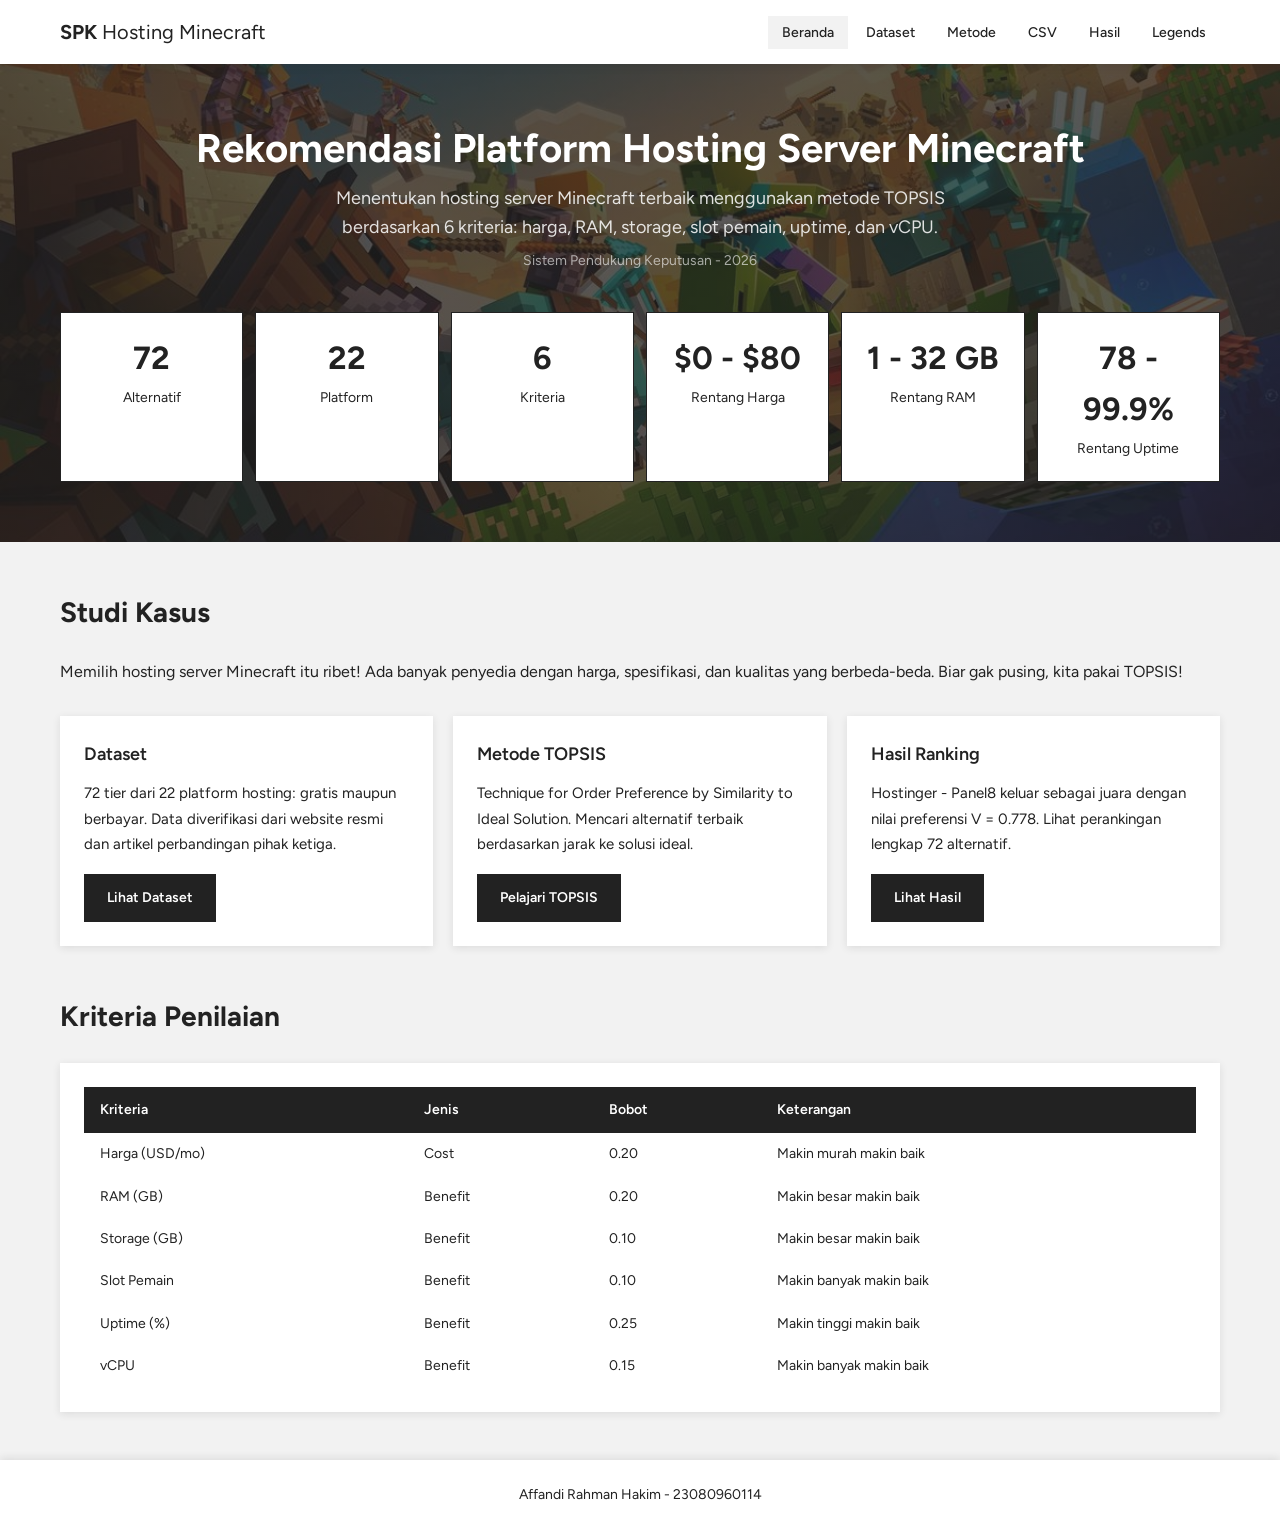
<file: index.html>
<!DOCTYPE html>
<html lang="id">
<head>
  <meta charset="UTF-8">
  <meta name="viewport" content="width=device-width, initial-scale=1.0">
  <title>SPK - Rekomendasi Hosting Minecraft</title>
  <link rel="preconnect" href="https://fonts.googleapis.com">
  <link rel="preconnect" href="https://fonts.gstatic.com" crossorigin>
  <link href="https://fonts.googleapis.com/css2?family=Figtree:wght@400;500;600;700&display=swap" rel="stylesheet">
  <link rel="stylesheet" href="css/style.css">
</head>
<body data-page="index">

<nav class="navbar">
  <div class="container">
    <a href="index.html" class="logo">SPK <span>Hosting Minecraft</span></a>
    <button class="menu-toggle" id="menuToggle">&gt;</button>
    <ul class="nav-links" id="navLinks">
      <li><a href="index.html" data-page="index">Beranda</a></li>
      <li><a href="dataset.html" data-page="dataset">Dataset</a></li>
      <li><a href="metode.html" data-page="metode">Metode</a></li>
      <li><a href="csv.html" data-page="csv">CSV</a></li>
      <li><a href="hasil.html" data-page="hasil">Hasil</a></li>
      <li><a href="legends.html" data-page="legends">Legends</a></li>
    </ul>
  </div>
</nav>

<section class="hero">
  <div class="container">
    <h1>Rekomendasi Platform Hosting Server Minecraft</h1>
    <p>Menentukan hosting server Minecraft terbaik menggunakan metode TOPSIS berdasarkan 6 kriteria: harga, RAM, storage, slot pemain, uptime, dan vCPU.</p>
    <div class="subtitle">Sistem Pendukung Keputusan - 2026</div>

    <div class="stats">
      <div class="stat-card">
        <span class="number">72</span>
        <span class="label">Alternatif</span>
      </div>
      <div class="stat-card">
        <span class="number">22</span>
        <span class="label">Platform</span>
      </div>
      <div class="stat-card">
        <span class="number">6</span>
        <span class="label">Kriteria</span>
      </div>
      <div class="stat-card">
        <span class="number">$0 - $80</span>
        <span class="label">Rentang Harga</span>
      </div>
      <div class="stat-card">
        <span class="number">1 - 32 GB</span>
        <span class="label">Rentang RAM</span>
      </div>
      <div class="stat-card">
        <span class="number">78 - 99.9%</span>
        <span class="label">Rentang Uptime</span>
      </div>
    </div>
  </div>
</section>

<section class="section">
  <div class="container">
    <h2 class="section-title">Studi Kasus</h2>
    <p class="section-subtitle">Memilih hosting server Minecraft itu ribet! Ada banyak penyedia dengan harga, spesifikasi, dan kualitas yang berbeda-beda. Biar gak pusing, kita pakai TOPSIS!</p>

    <div style="display: grid; grid-template-columns: repeat(auto-fit, minmax(280px, 1fr)); gap: 20px;">
      <div class="card">
        <div class="card-body">
          <h3 class="card-title">Dataset</h3>
          <p class="desc">72 tier dari 22 platform hosting: gratis maupun berbayar. Data diverifikasi dari website resmi dan artikel perbandingan pihak ketiga.</p>
          <a href="dataset.html" class="btn btn-outline">Lihat Dataset</a>
        </div>
      </div>
      <div class="card">
        <div class="card-body">
          <h3 class="card-title">Metode TOPSIS</h3>
          <p class="desc">Technique for Order Preference by Similarity to Ideal Solution. Mencari alternatif terbaik berdasarkan jarak ke solusi ideal.</p>
          <a href="metode.html" class="btn btn-outline">Pelajari TOPSIS</a>
        </div>
      </div>
      <div class="card">
        <div class="card-body">
          <h3 class="card-title">Hasil Ranking</h3>
          <p class="desc">Hostinger - Panel8 keluar sebagai juara dengan nilai preferensi V = 0.778. Lihat perankingan lengkap 72 alternatif.</p>
          <a href="hasil.html" class="btn btn-outline">Lihat Hasil</a>
        </div>
      </div>
    </div>
  </div>
</section>

<section class="section" style="padding-top: 0;">
  <div class="container">
    <h2 class="section-title">Kriteria Penilaian</h2>
    <div class="card">
      <div class="card-body">
        <div style="overflow-x: auto;">
          <table>
            <thead>
              <tr>
                <th>Kriteria</th>
                <th>Jenis</th>
                <th>Bobot</th>
                <th>Keterangan</th>
              </tr>
            </thead>
            <tbody>
              <tr><td>Harga (USD/mo)</td><td>Cost</td><td>0.20</td><td>Makin murah makin baik</td></tr>
              <tr><td>RAM (GB)</td><td>Benefit</td><td>0.20</td><td>Makin besar makin baik</td></tr>
              <tr><td>Storage (GB)</td><td>Benefit</td><td>0.10</td><td>Makin besar makin baik</td></tr>
              <tr><td>Slot Pemain</td><td>Benefit</td><td>0.10</td><td>Makin banyak makin baik</td></tr>
              <tr><td>Uptime (%)</td><td>Benefit</td><td>0.25</td><td>Makin tinggi makin baik</td></tr>
              <tr><td>vCPU</td><td>Benefit</td><td>0.15</td><td>Makin banyak makin baik</td></tr>
            </tbody>
          </table>
        </div>
      </div>
    </div>
  </div>
</section>

<footer class="footer">
  <div class="container">
    Affandi Rahman Hakim - 23080960114
  </div>
</footer>

<script src="js/data.js"></script>
<script src="js/topsis.js"></script>
<script src="js/main.js"></script>
</body>
</html>
</file>
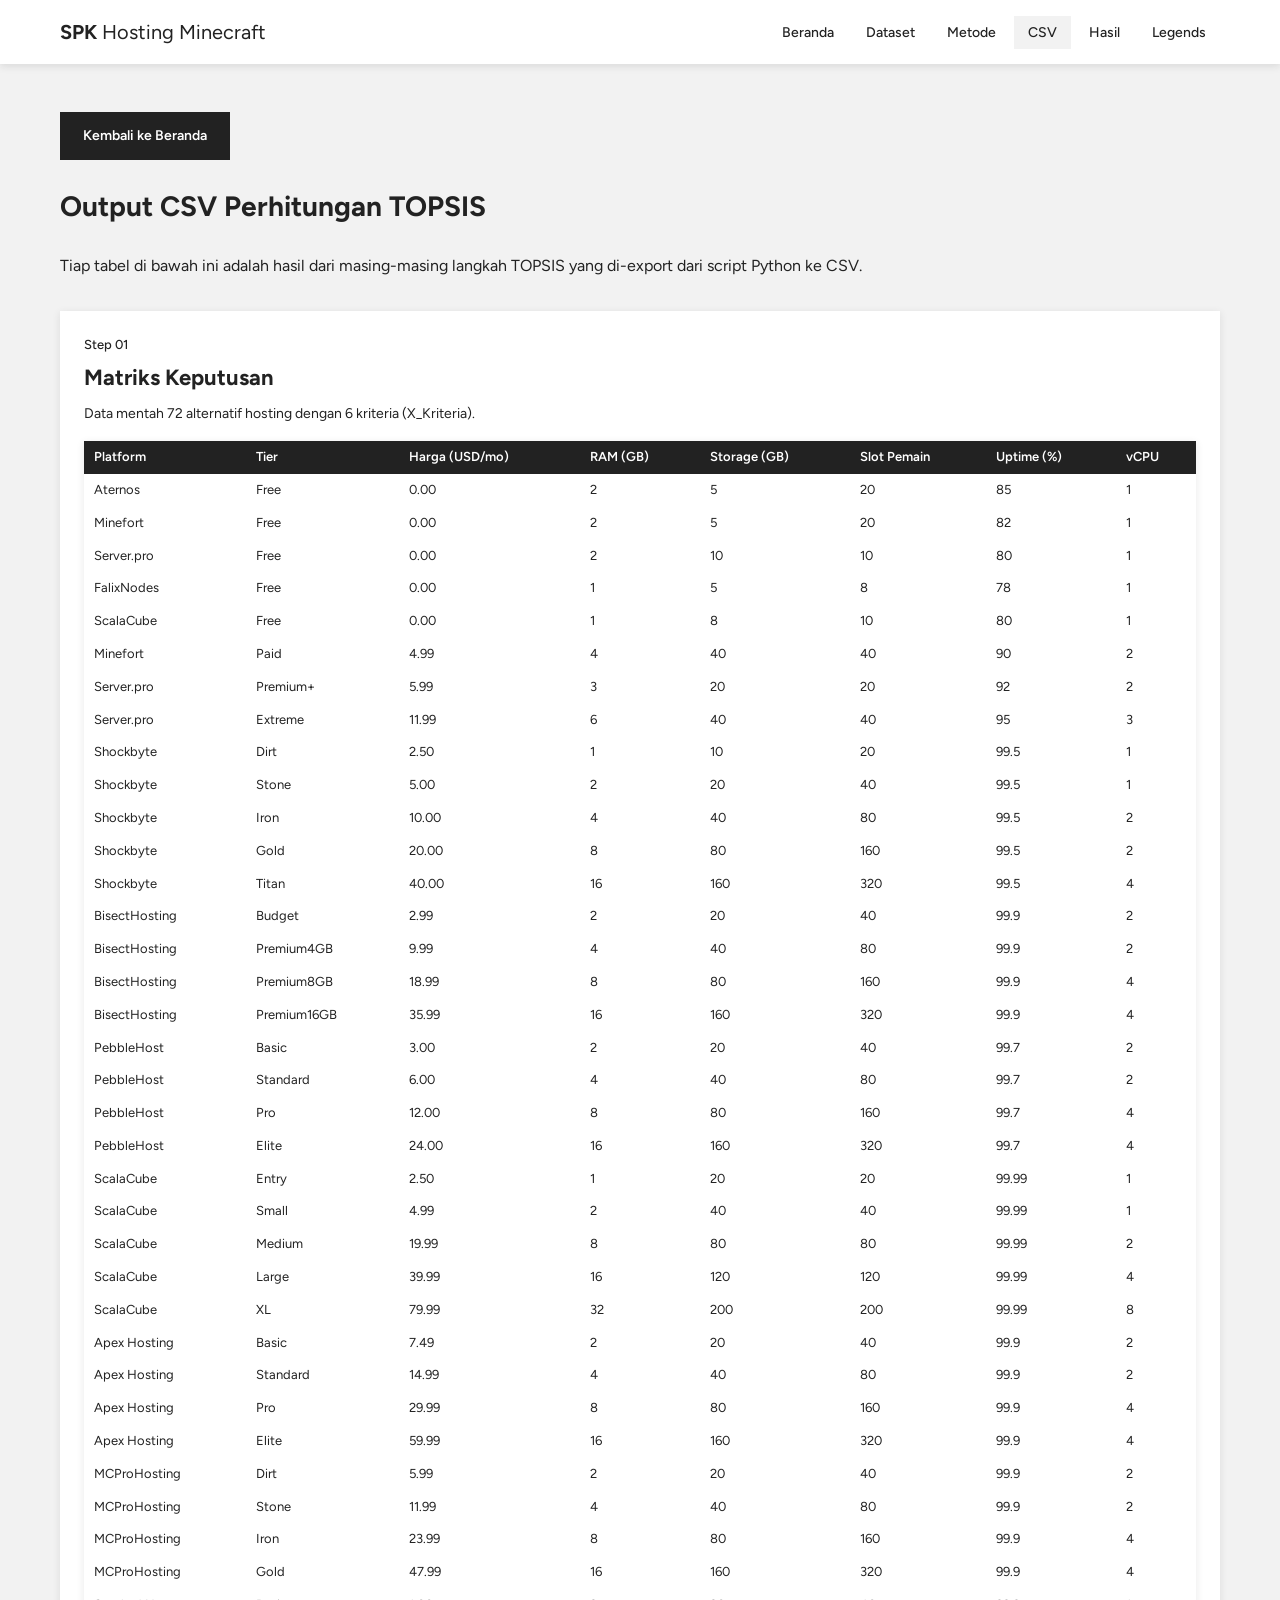
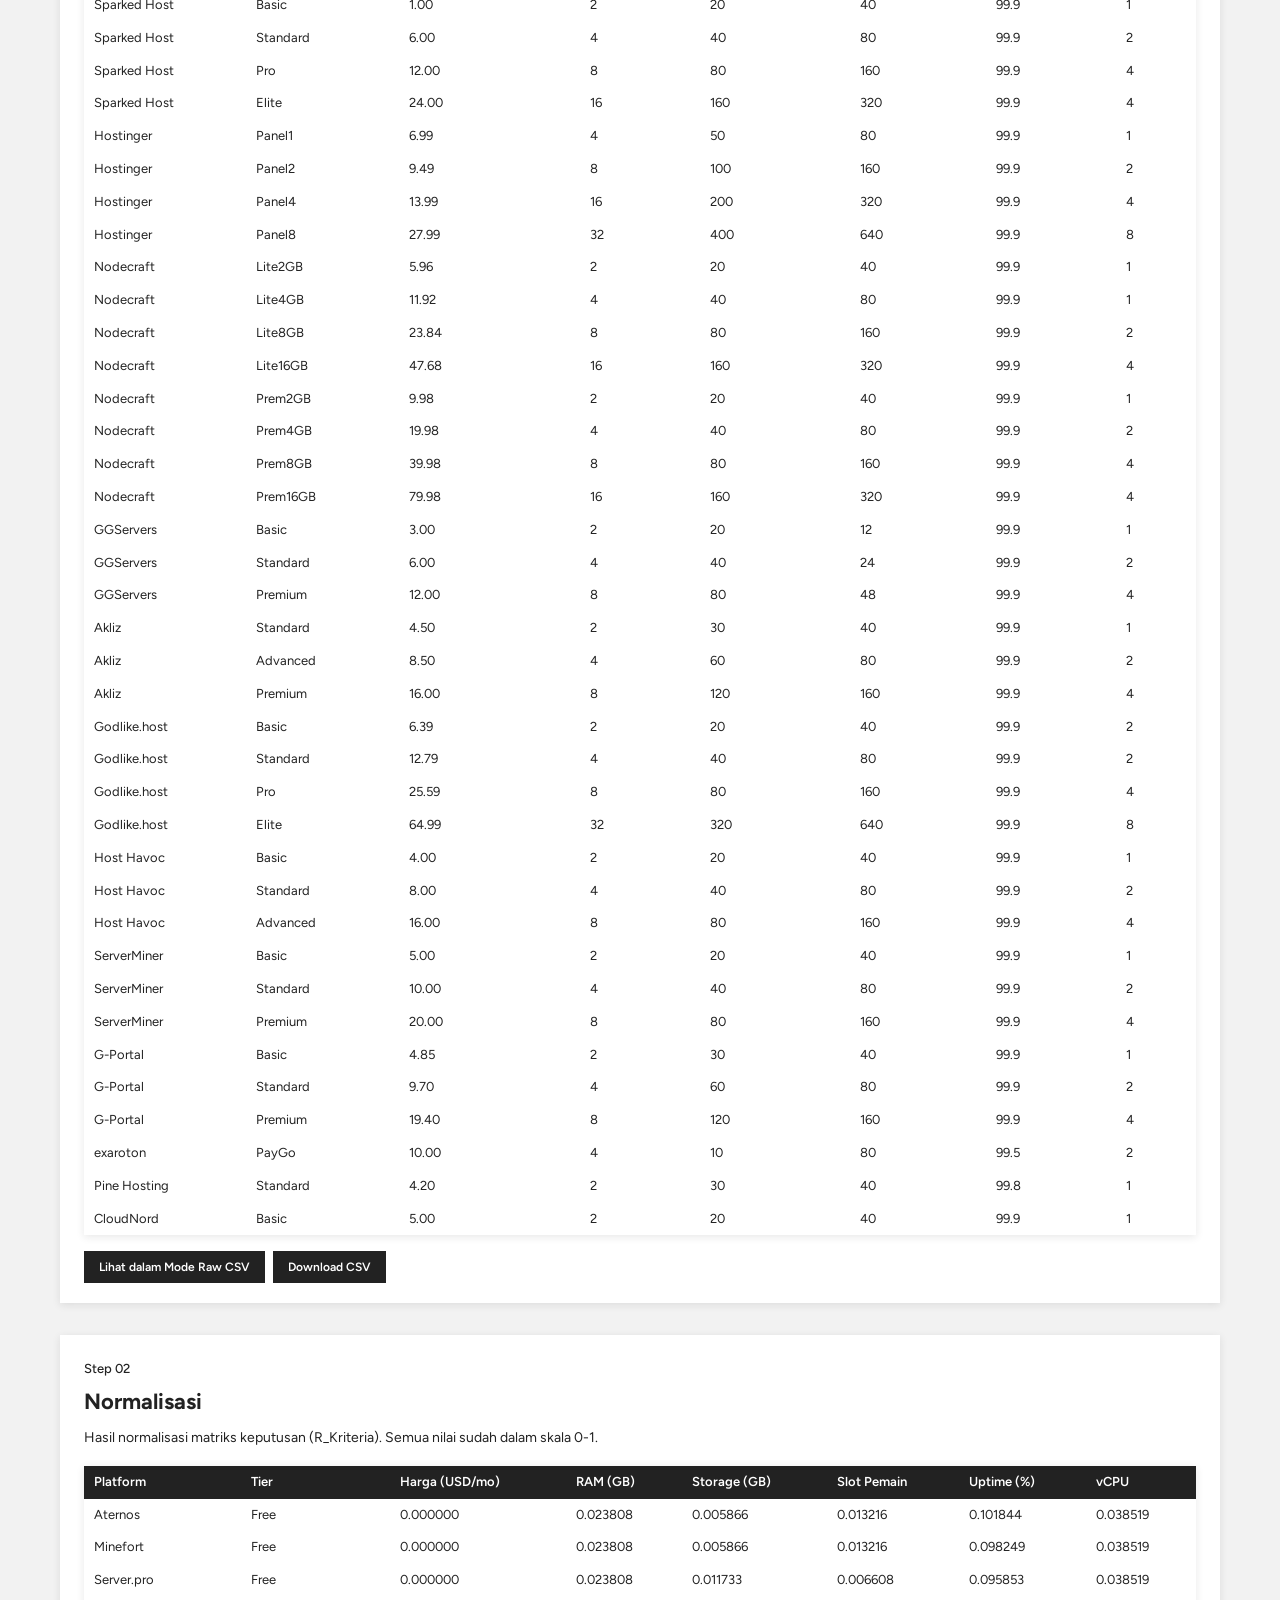
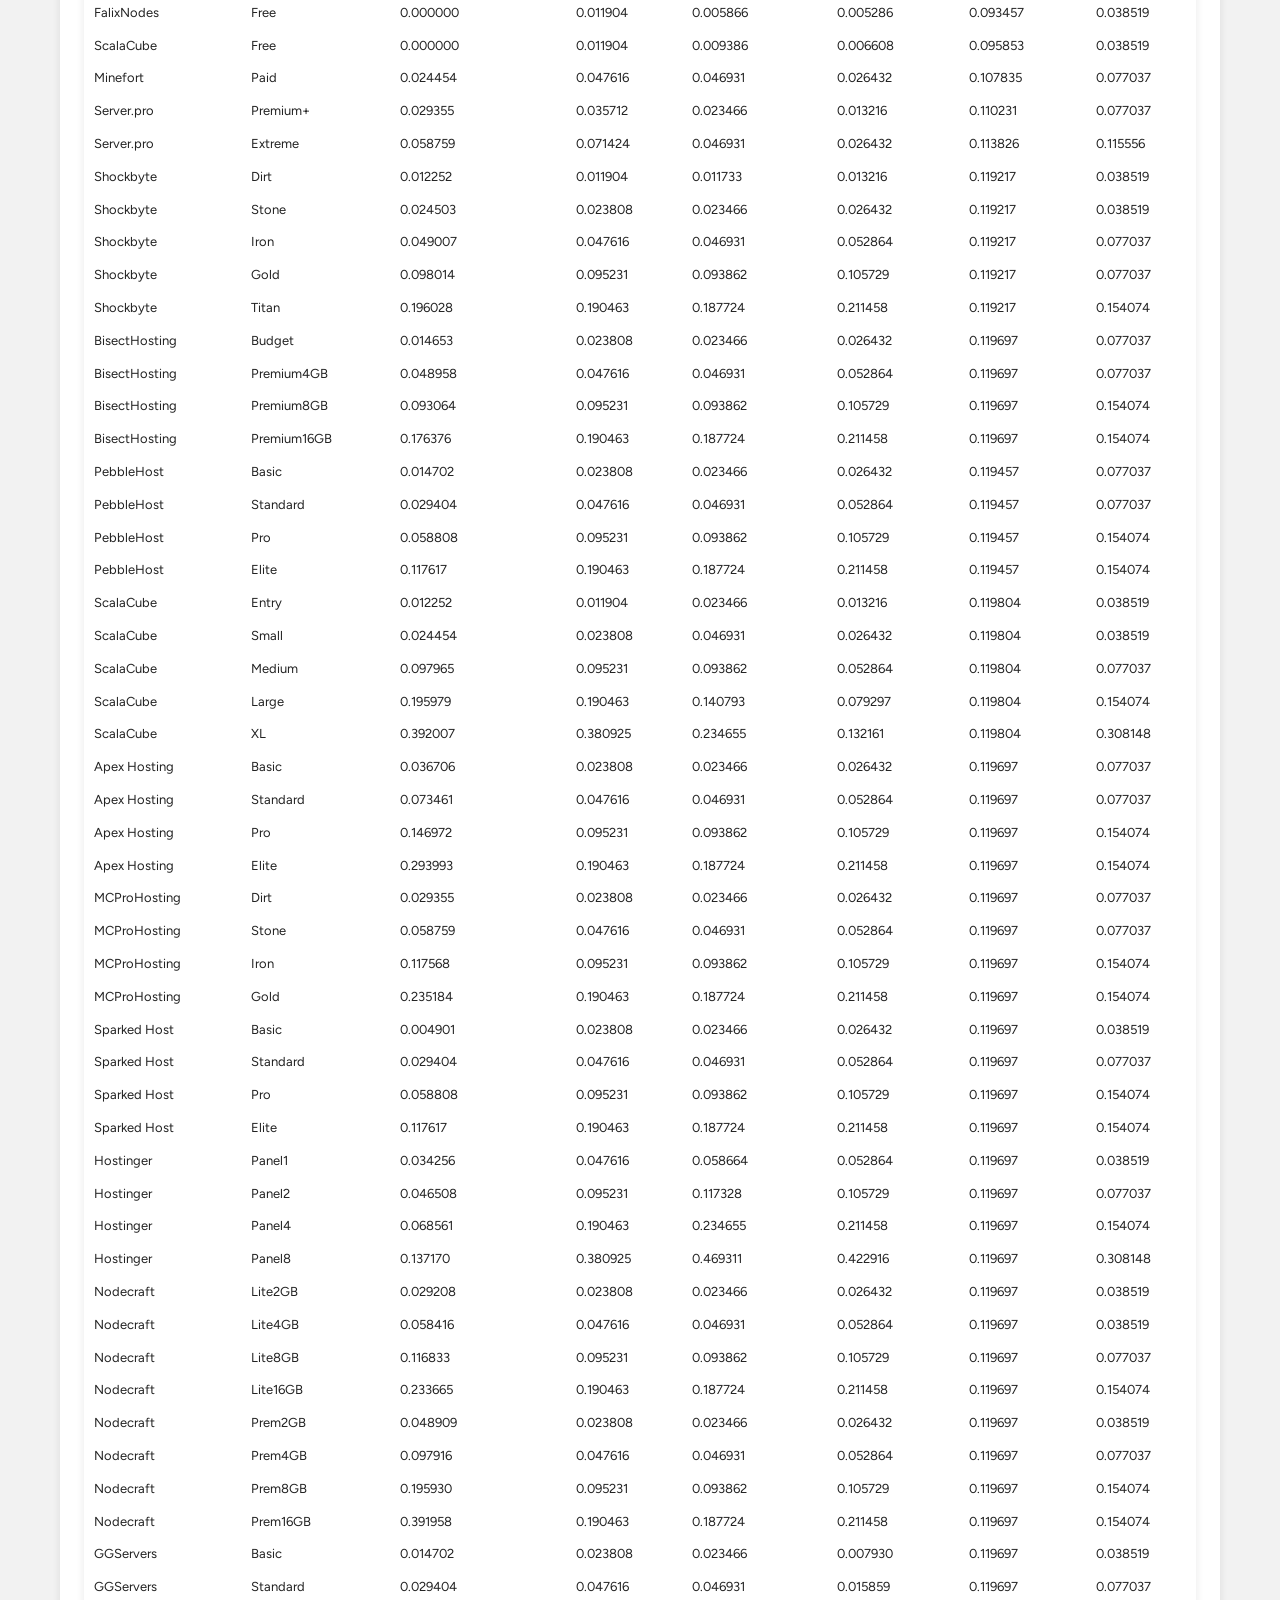
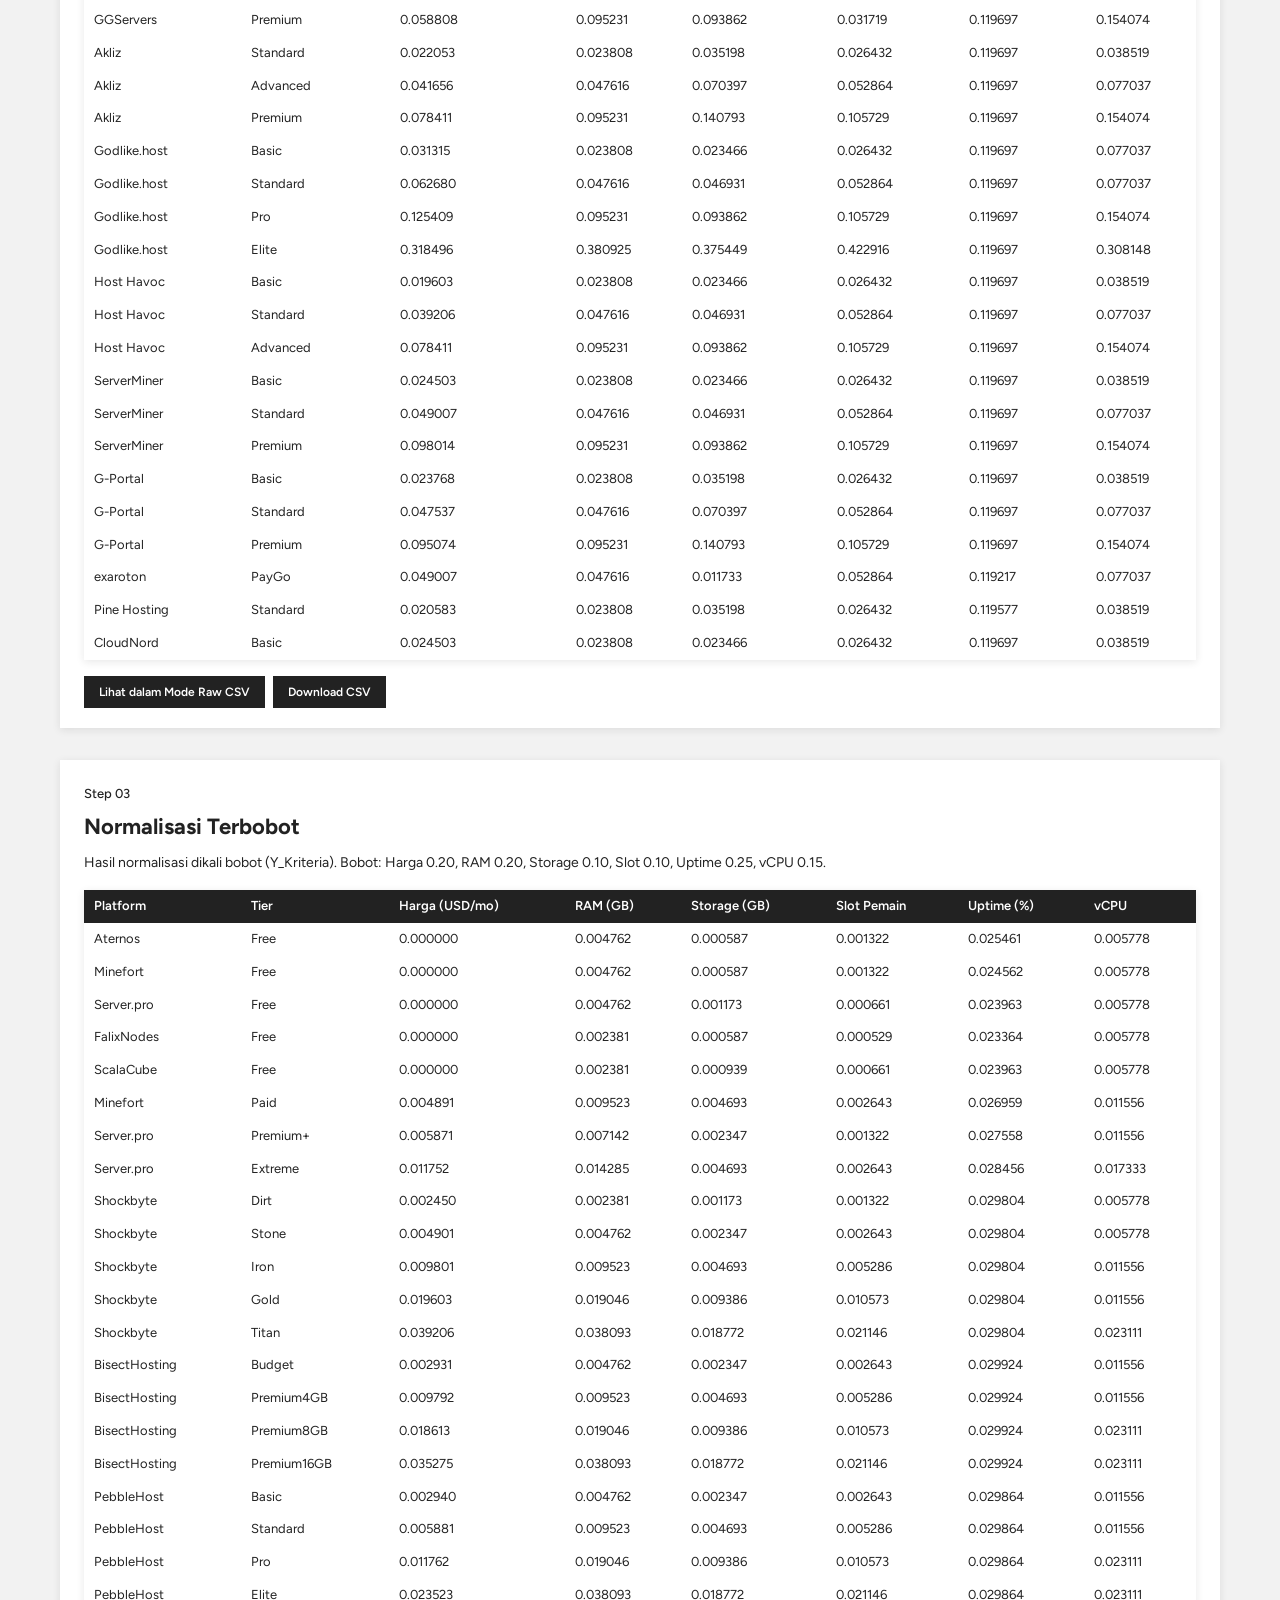
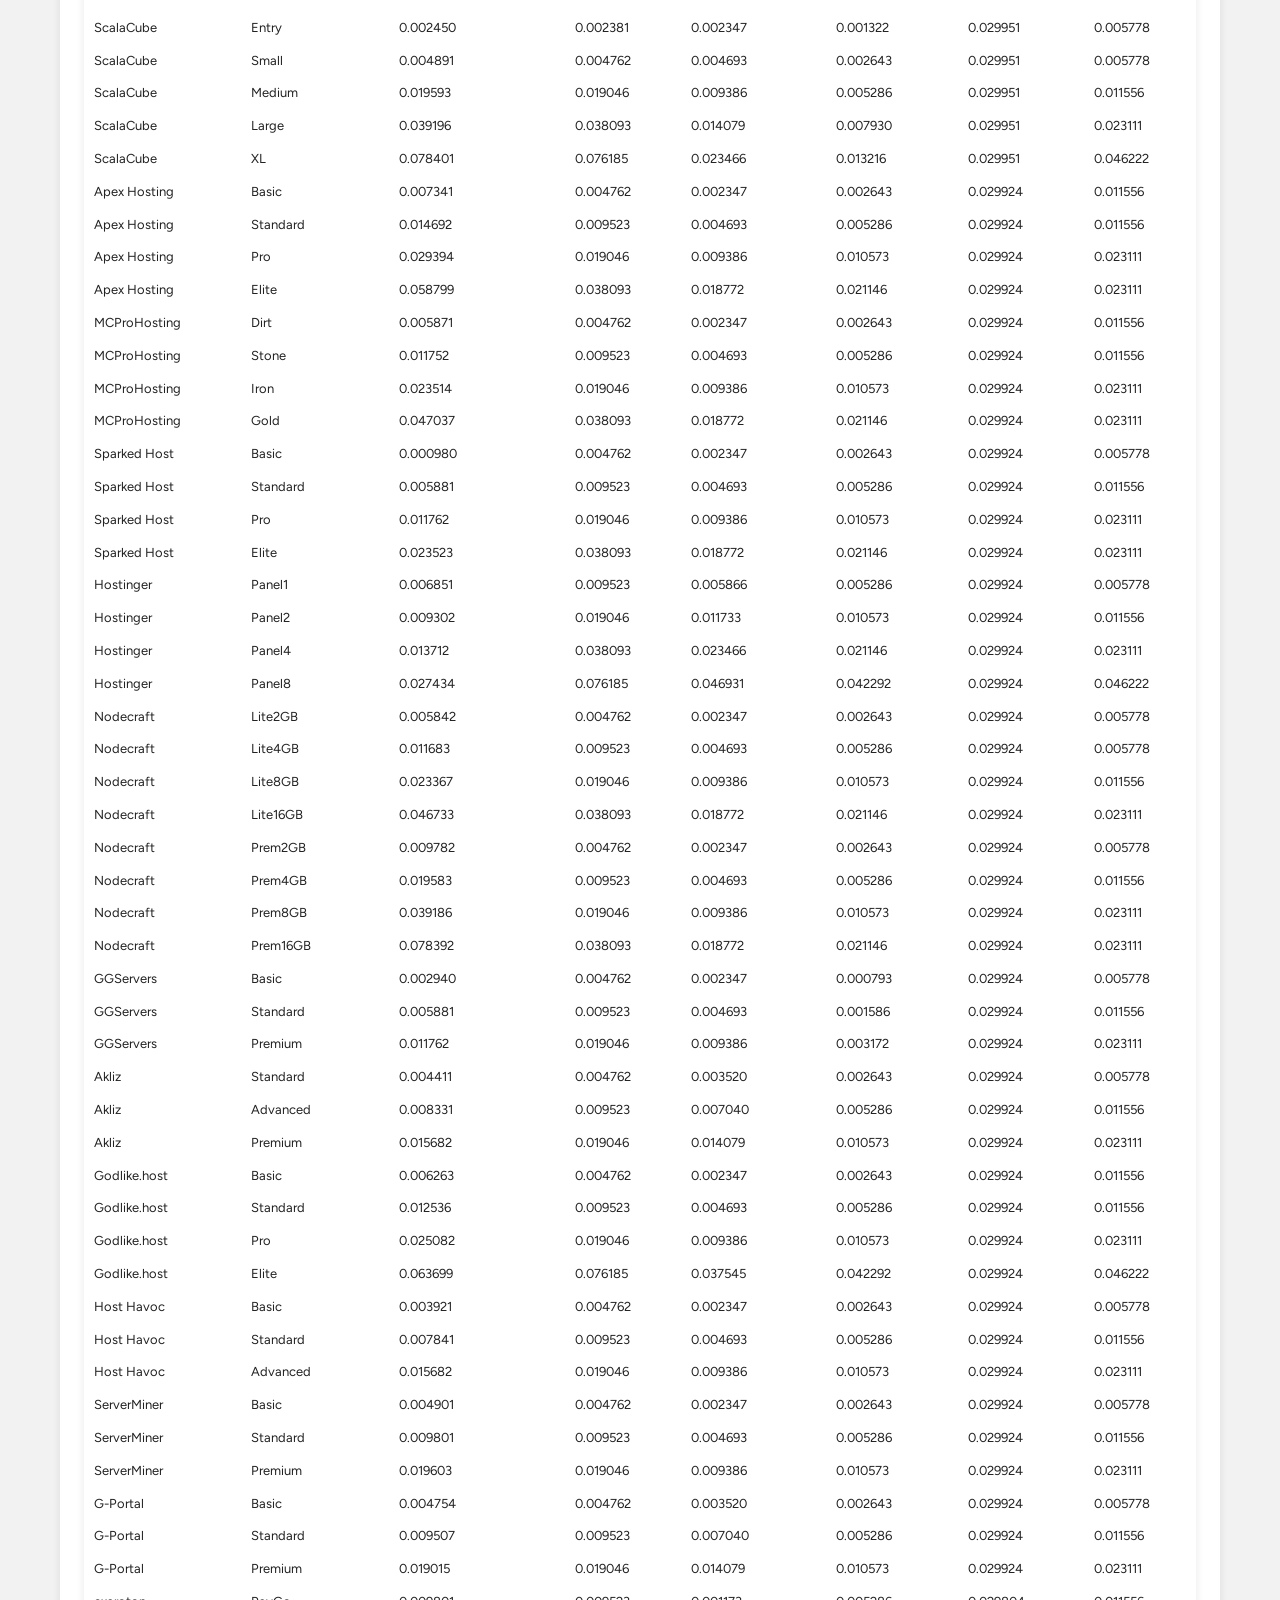
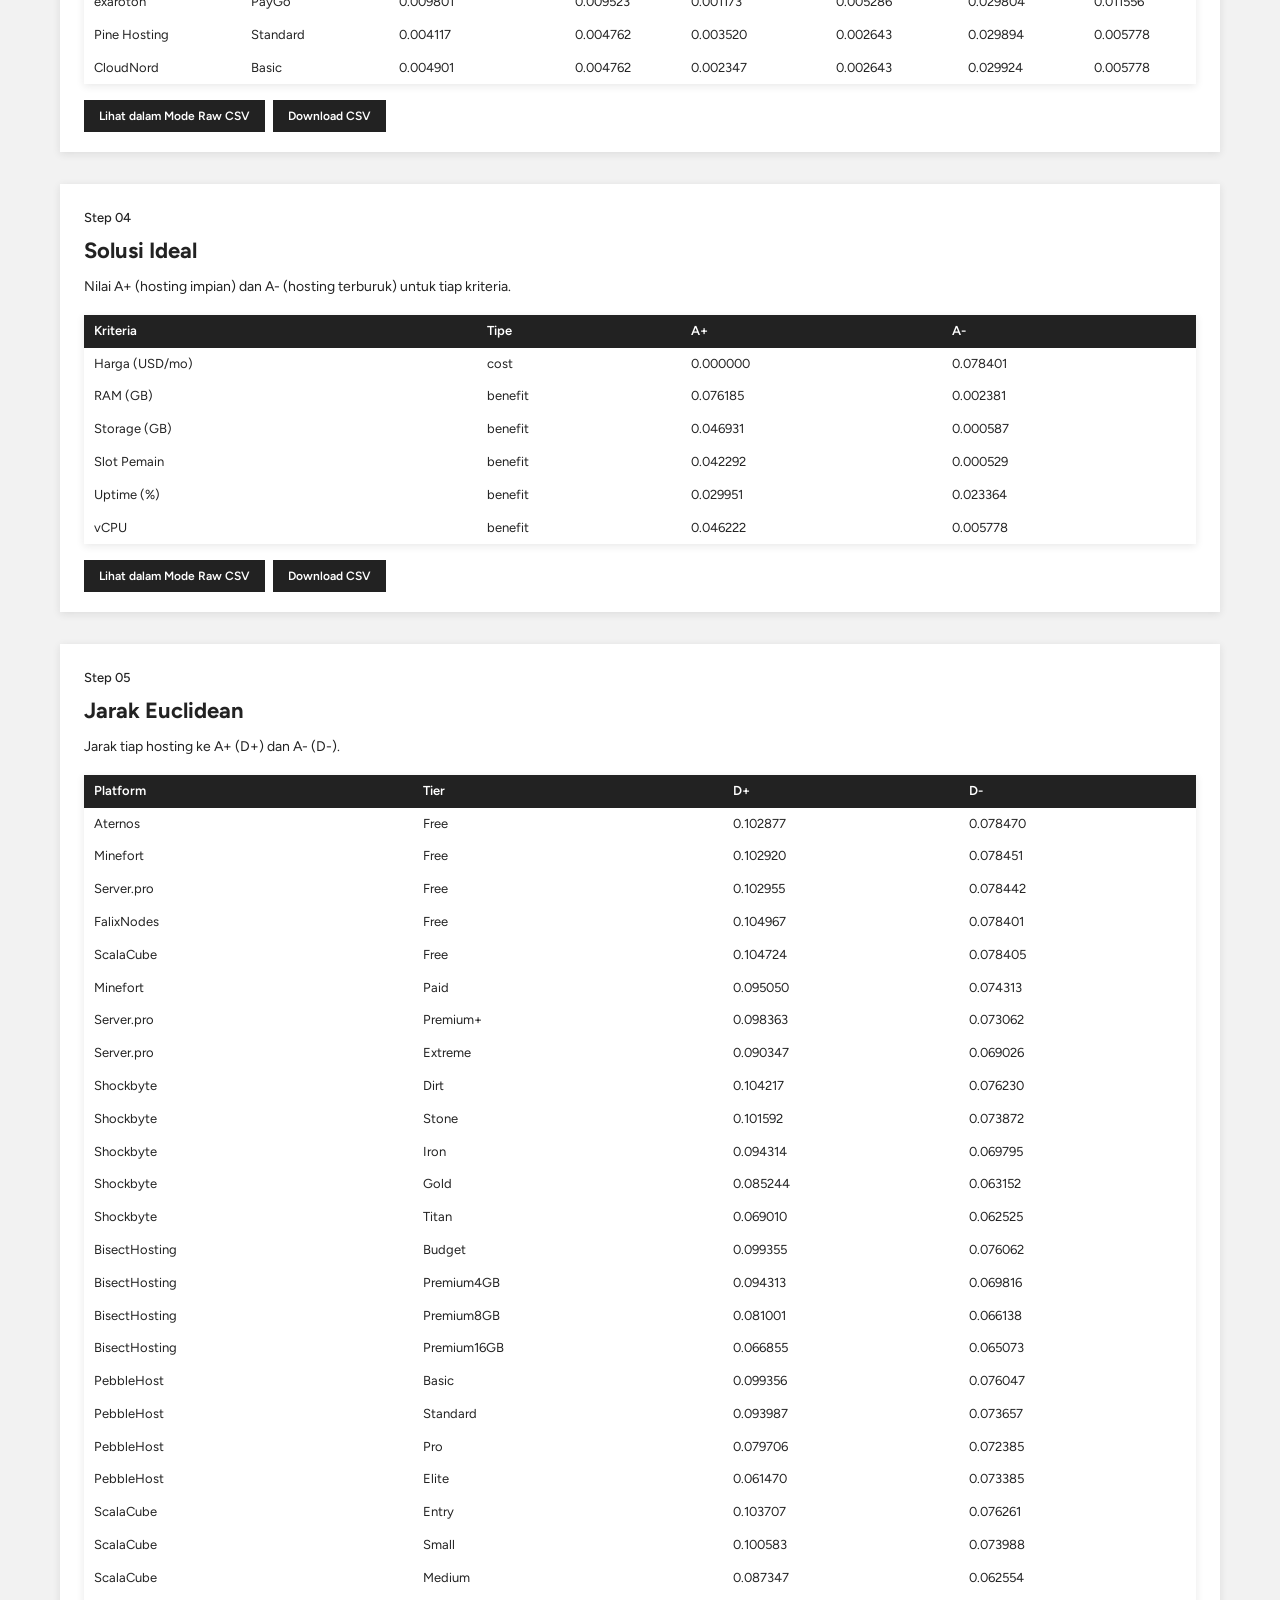
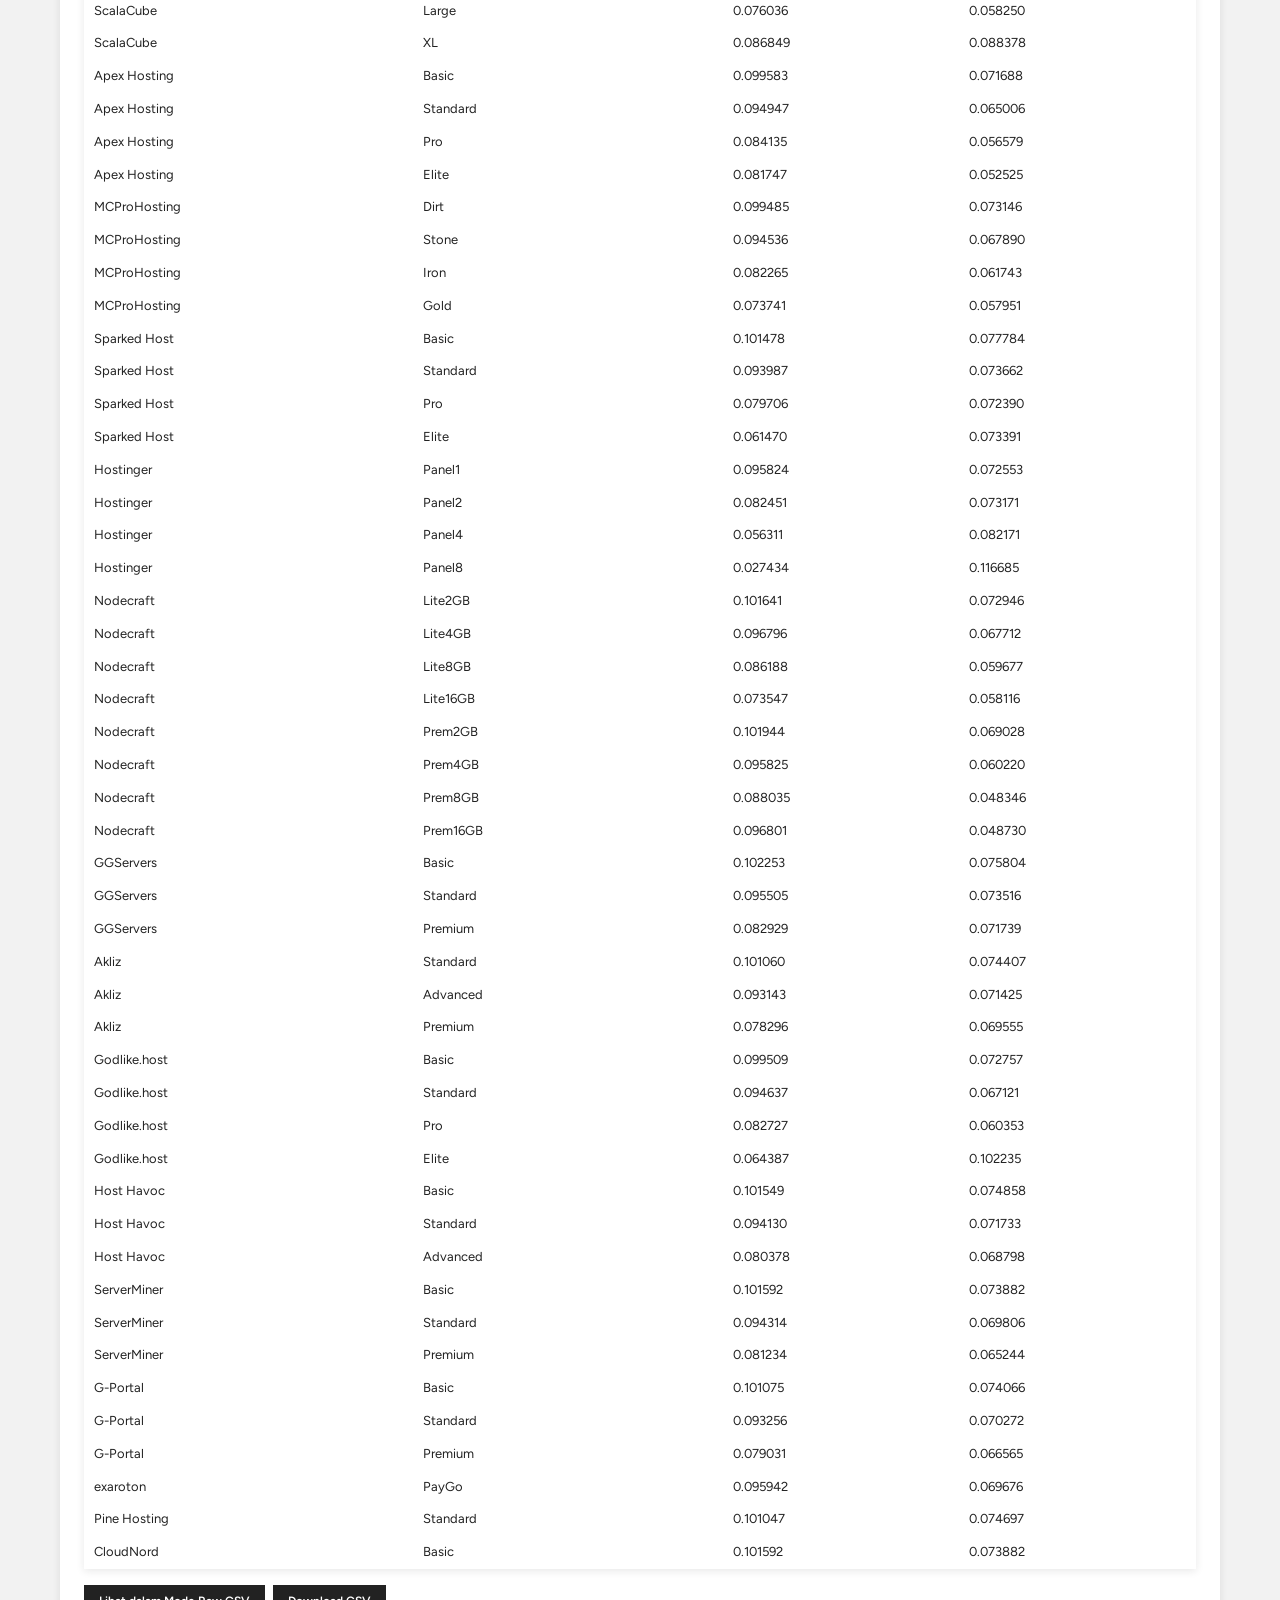
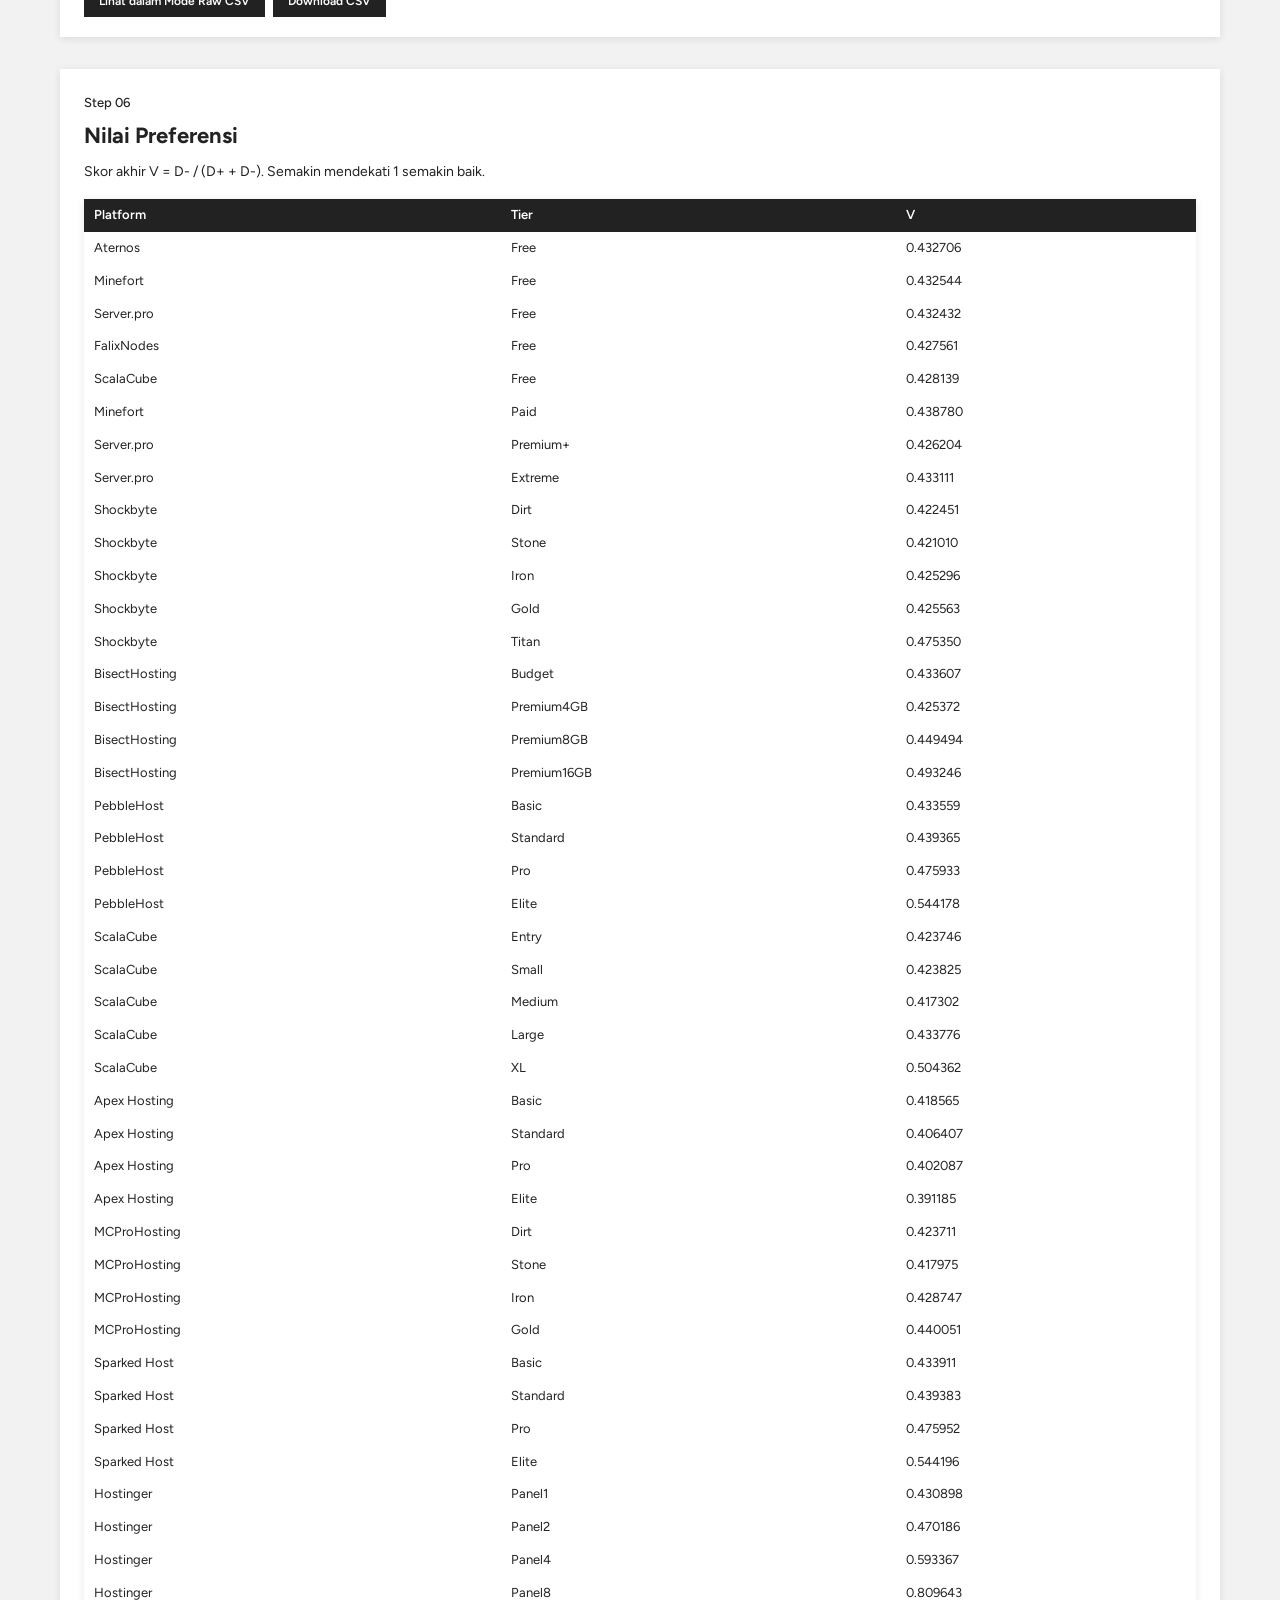
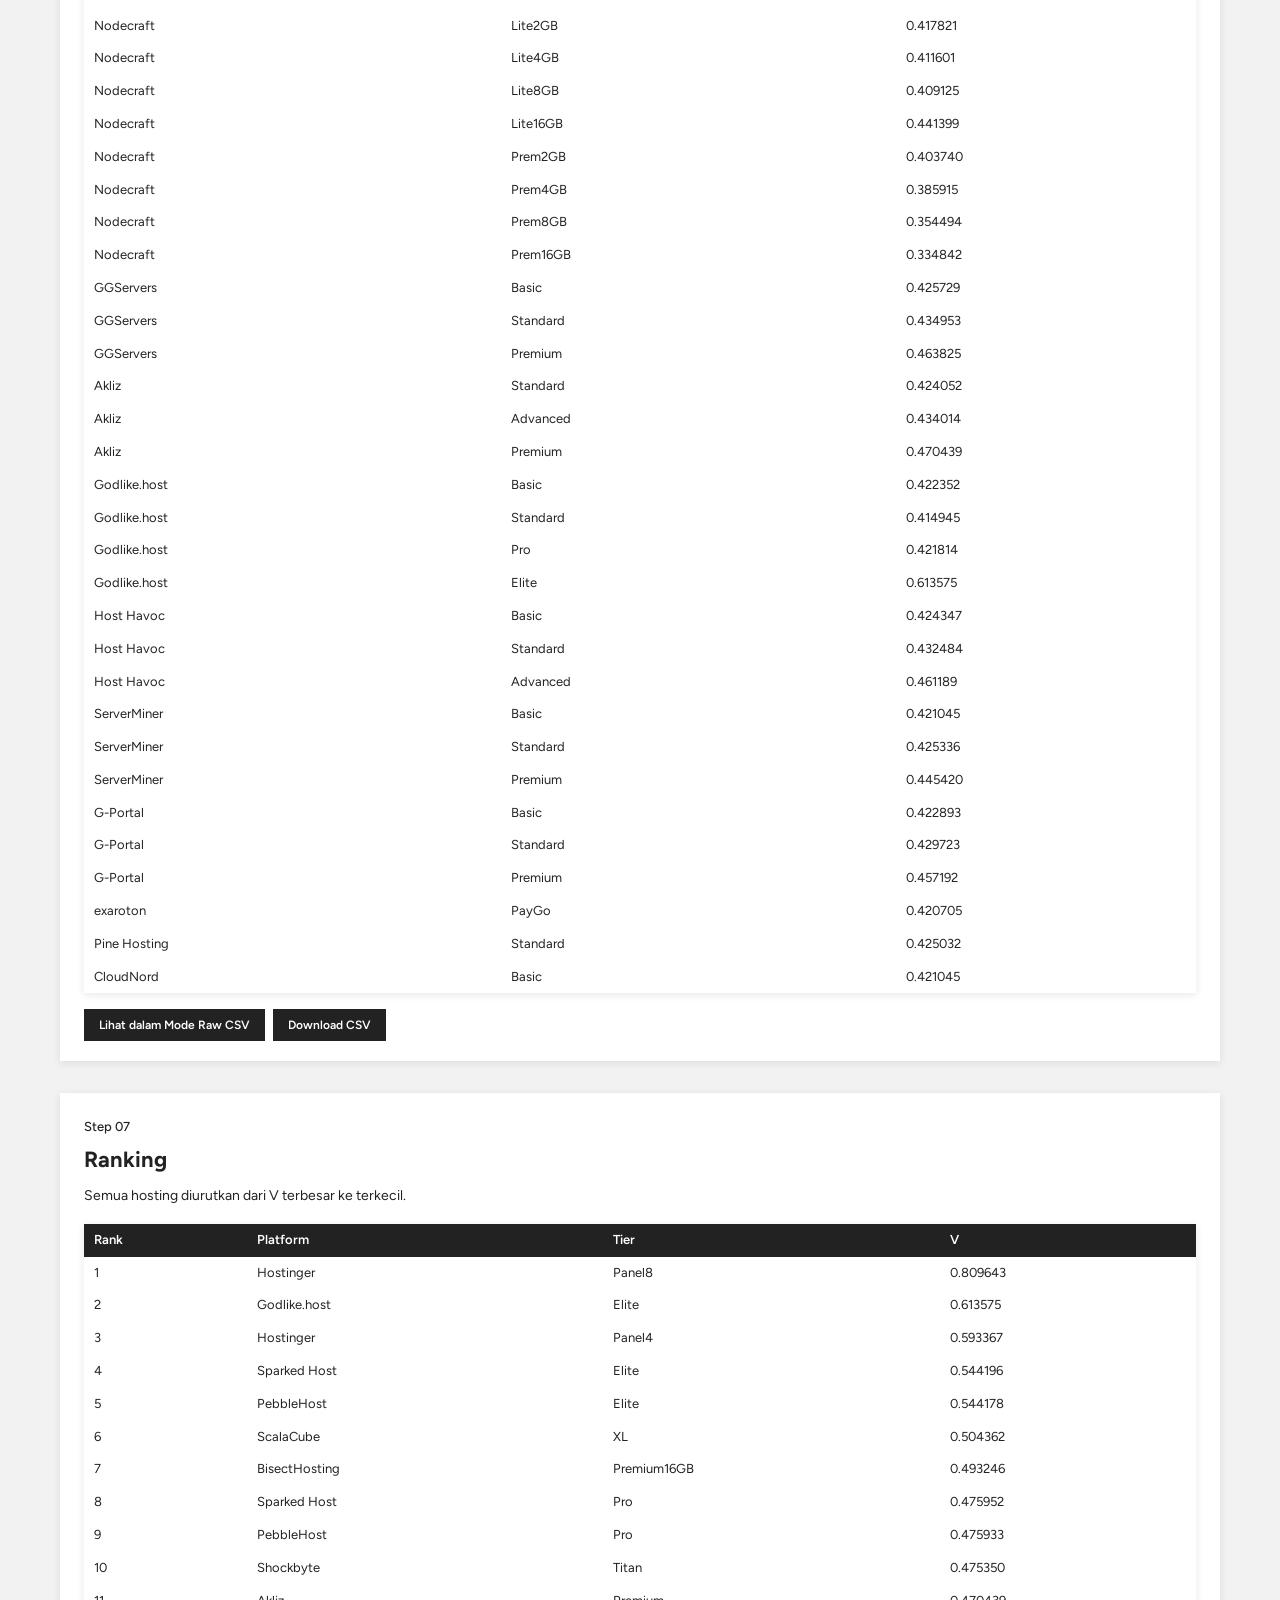
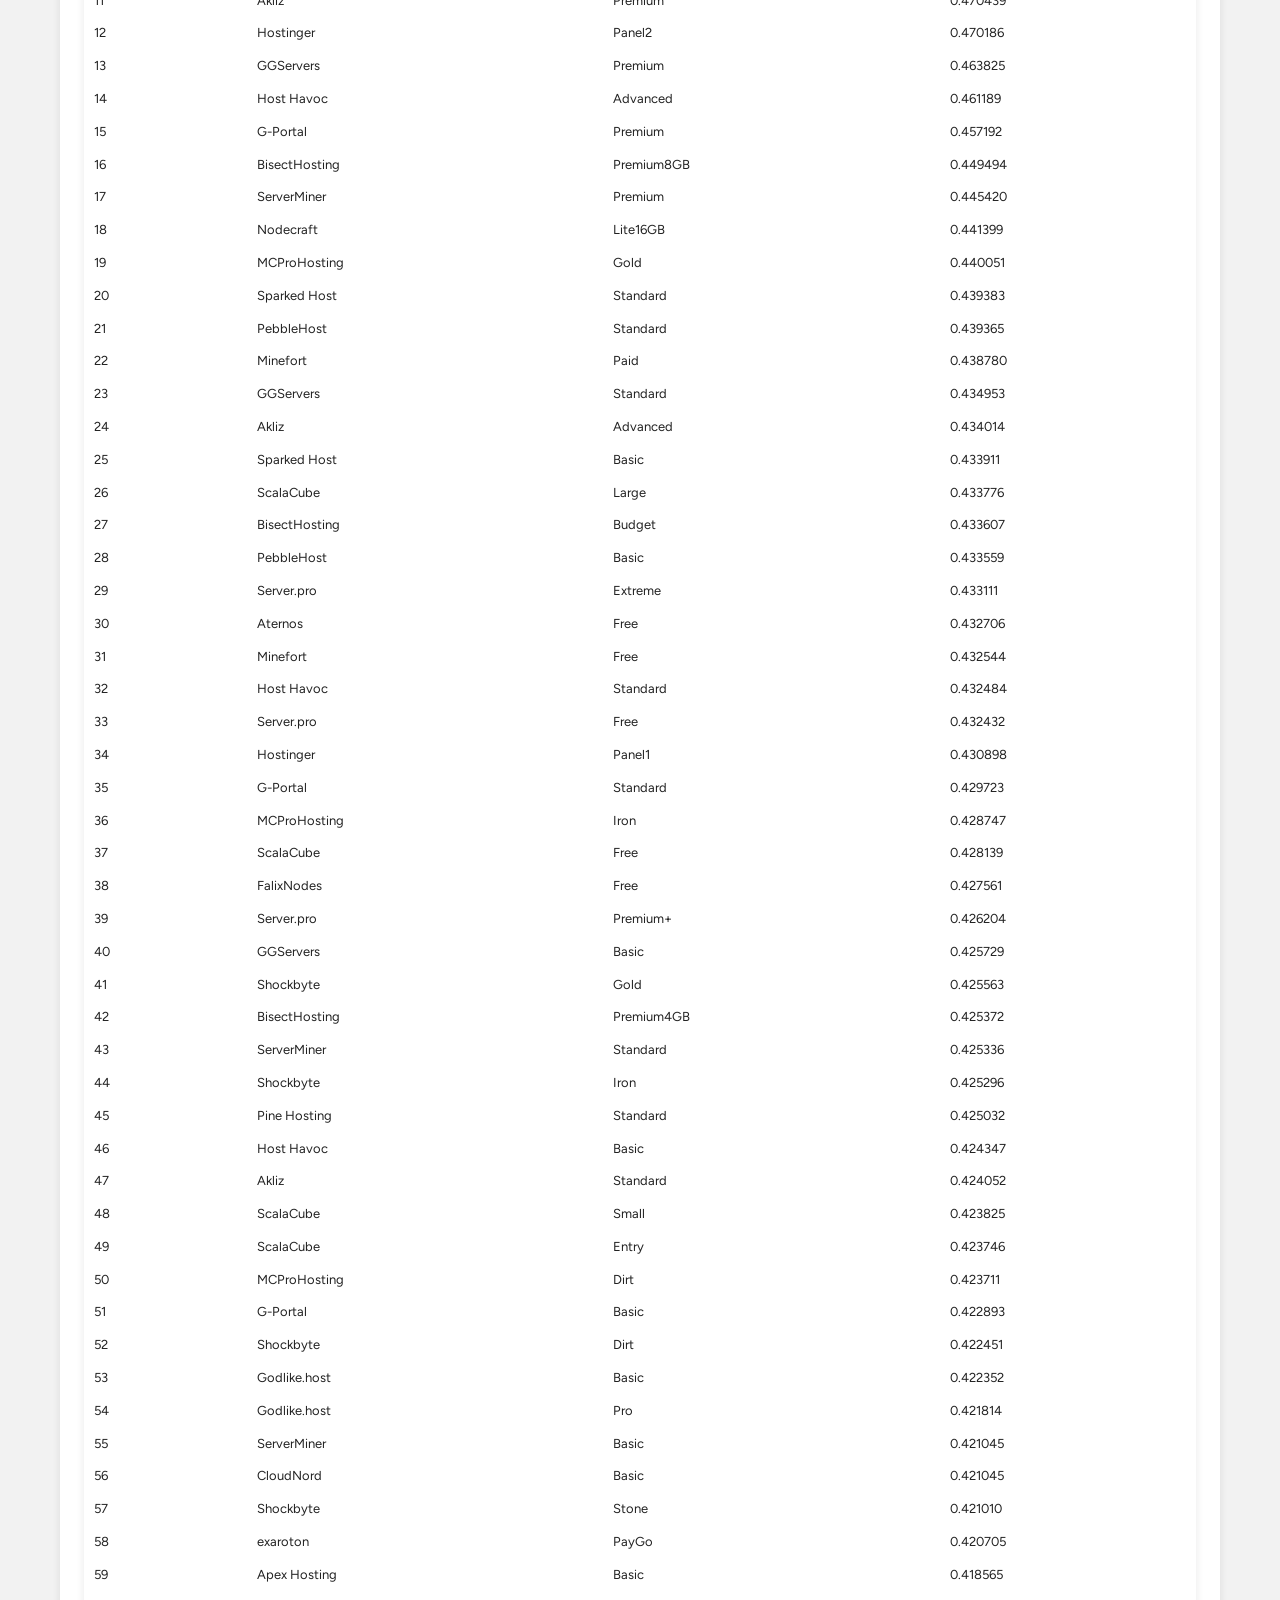
<file: csv.html>
<!DOCTYPE html>
<html lang="id">
<head>
  <meta charset="UTF-8">
  <meta name="viewport" content="width=device-width, initial-scale=1.0">
  <title>CSV - SPK Hosting Minecraft</title>
  <link rel="preconnect" href="https://fonts.googleapis.com">
  <link rel="preconnect" href="https://fonts.gstatic.com" crossorigin>
  <link href="https://fonts.googleapis.com/css2?family=Figtree:wght@400;500;600;700&display=swap" rel="stylesheet">
  <link rel="stylesheet" href="css/style.css">
  <style>
    .csv-section { margin-bottom: 32px; }
    .csv-section .card-body { padding-bottom: 20px; }
    .csv-section .step-label { font-size: 13px; color: #222222; font-weight: 500; margin-bottom: 4px; }
    .csv-section .step-name { font-size: 22px; font-weight: 700; margin-bottom: 8px; }
    .csv-section .step-desc { font-size: 14px; color: #222222; margin-bottom: 16px; }
    .csv-actions { display: flex; gap: 8px; flex-wrap: wrap; margin-top: 16px; }
    .csv-raw { display: none; margin-top: 16px; }
    .csv-raw.open { display: block; }
    .csv-raw pre {
      background: #FFFFFF;
      border: 1px solid #222222;
      padding: 16px;
      font-family: monospace;
      font-size: 12px;
      line-height: 1.4;
      max-height: 400px;
      overflow: auto;
      white-space: pre;
    }
    .csv-section table { font-size: 13px; }
    .csv-section td, .csv-section th { padding: 6px 10px; }
  </style>
</head>
<body data-page="csv">

<nav class="navbar">
  <div class="container">
    <a href="index.html" class="logo">SPK <span>Hosting Minecraft</span></a>
    <button class="menu-toggle" id="menuToggle">&gt;</button>
    <ul class="nav-links" id="navLinks">
      <li><a href="index.html" data-page="index">Beranda</a></li>
      <li><a href="dataset.html" data-page="dataset">Dataset</a></li>
      <li><a href="metode.html" data-page="metode">Metode</a></li>
      <li><a href="csv.html" data-page="csv">CSV</a></li>
      <li><a href="hasil.html" data-page="hasil">Hasil</a></li>
      <li><a href="legends.html" data-page="legends">Legends</a></li>
    </ul>
  </div>
</nav>

<section class="section">
  <div class="container">
    <a href="index.html" class="back-link">Kembali ke Beranda</a>
    <h1 class="section-title">Output CSV Perhitungan TOPSIS</h1>
    <p class="section-subtitle">Tiap tabel di bawah ini adalah hasil dari masing-masing langkah TOPSIS yang di-export dari script Python ke CSV.</p>

    <div id="csvContainer"></div>
  </div>
</section>

<footer class="footer">
  <div class="container">
    Affandi Rahman Hakim - 23080960114
  </div>
</footer>

<script src="js/data.js"></script>
<script src="js/topsis.js"></script>
<script src="js/main.js"></script>
<script>
document.addEventListener("DOMContentLoaded", function () {
  var result = TOPSIS.run(HOSTING_DATA);
  var container = document.getElementById("csvContainer");

  function esc(s) {
    var d = document.createElement("div");
    d.appendChild(document.createTextNode(s));
    return d.innerHTML;
  }

  function toCSV(headers, rows) {
    var lines = [];
    lines.push(headers.join(","));
    rows.forEach(function (row) {
      lines.push(row.map(function (cell) {
        if (typeof cell === "string" && (cell.indexOf(",") >= 0 || cell.indexOf('"') >= 0)) {
          return '"' + cell.replace(/"/g, '""') + '"';
        }
        return cell;
      }).join(","));
    });
    return lines.join("\n");
  }

  function downloadCSV(filename, csvContent) {
    var blob = new Blob([csvContent], { type: "text/csv;charset=utf-8;" });
    var url = URL.createObjectURL(blob);
    var a = document.createElement("a");
    a.href = url;
    a.download = filename;
    a.click();
    URL.revokeObjectURL(url);
  }

  var steps = [
    {
      id: "01",
      name: "Matriks Keputusan",
      desc: "Data mentah 72 alternatif hosting dengan 6 kriteria (X_Kriteria).",
      headers: ["Platform", "Tier", "Harga (USD/mo)", "RAM (GB)", "Storage (GB)", "Slot Pemain", "Uptime (%)", "vCPU"],
      rows: HOSTING_DATA.map(function (r) {
        return [r.Platform, r.Tier, r["Harga (USD/mo)"].toFixed(2), r["RAM (GB)"], r["Storage (GB)"], r["Slot Pemain"], r["Uptime (%)"], r["vCPU"]];
      })
    },
    {
      id: "02",
      name: "Normalisasi",
      desc: "Hasil normalisasi matriks keputusan (R_Kriteria). Semua nilai sudah dalam skala 0-1.",
      headers: ["Platform", "Tier", "Harga (USD/mo)", "RAM (GB)", "Storage (GB)", "Slot Pemain", "Uptime (%)", "vCPU"],
      rows: HOSTING_DATA.map(function (r, i) {
        return [r.Platform, r.Tier].concat(result.R[i].map(function (v) { return v.toFixed(6); }));
      })
    },
    {
      id: "03",
      name: "Normalisasi Terbobot",
      desc: "Hasil normalisasi dikali bobot (Y_Kriteria). Bobot: Harga 0.20, RAM 0.20, Storage 0.10, Slot 0.10, Uptime 0.25, vCPU 0.15.",
      headers: ["Platform", "Tier", "Harga (USD/mo)", "RAM (GB)", "Storage (GB)", "Slot Pemain", "Uptime (%)", "vCPU"],
      rows: HOSTING_DATA.map(function (r, i) {
        return [r.Platform, r.Tier].concat(result.Y[i].map(function (v) { return v.toFixed(6); }));
      })
    },
    {
      id: "04",
      name: "Solusi Ideal",
      desc: "Nilai A+ (hosting impian) dan A- (hosting terburuk) untuk tiap kriteria.",
      headers: ["Kriteria", "Tipe", "A+", "A-"],
      rows: TOPSIS.kriteria.map(function (k, j) {
        return [k, TOPSIS.jenis[j], result.A_pos[j].toFixed(6), result.A_neg[j].toFixed(6)];
      })
    },
    {
      id: "05",
      name: "Jarak Euclidean",
      desc: "Jarak tiap hosting ke A+ (D+) dan A- (D-).",
      headers: ["Platform", "Tier", "D+", "D-"],
      rows: HOSTING_DATA.map(function (r, i) {
        return [r.Platform, r.Tier, result.D_pos[i].toFixed(6), result.D_neg[i].toFixed(6)];
      })
    },
    {
      id: "06",
      name: "Nilai Preferensi",
      desc: "Skor akhir V = D- / (D+ + D-). Semakin mendekati 1 semakin baik.",
      headers: ["Platform", "Tier", "V"],
      rows: HOSTING_DATA.map(function (r, i) {
        return [r.Platform, r.Tier, result.V[i].toFixed(6)];
      })
    },
    {
      id: "07",
      name: "Ranking",
      desc: "Semua hosting diurutkan dari V terbesar ke terkecil.",
      headers: ["Rank", "Platform", "Tier", "V"],
      rows: result.ranked.map(function (r) {
        return [r._rank, r.Platform, r.Tier, r._V.toFixed(6)];
      })
    }
  ];

  steps.forEach(function (step) {
    var section = document.createElement("div");
    section.className = "card csv-section";
    section.innerHTML = '<div class="card-body">' +
      '<div class="step-label">Step ' + step.id + '</div>' +
      '<div class="step-name">' + esc(step.name) + '</div>' +
      '<div class="step-desc">' + esc(step.desc) + '</div>' +
      '<div class="table-wrapper"><table><thead><tr>' +
        step.headers.map(function (h) { return "<th>" + esc(h) + "</th>"; }).join("") +
      '</tr></thead><tbody>' +
        step.rows.map(function (row) {
          return "<tr>" + row.map(function (cell) { return "<td>" + esc(cell.toString()) + "</td>"; }).join("") + "</tr>";
        }).join("") +
      '</tbody></table></div>' +
      '<div class="csv-actions">' +
        '<button class="btn btn-sm toggle-raw" data-step="' + step.id + '">Lihat dalam Mode Raw CSV</button>' +
        '<button class="btn btn-sm download-csv" data-step="' + step.id + '">Download CSV</button>' +
      '</div>' +
      '<div class="csv-raw" id="raw-' + step.id + '"><pre></pre></div>' +
    '</div>';
    container.appendChild(section);

    var csvContent = toCSV(step.headers, step.rows);
    var pre = section.querySelector(".csv-raw pre");
    pre.textContent = csvContent;

    section.querySelector(".toggle-raw").addEventListener("click", function () {
      var rawDiv = document.getElementById("raw-" + step.id);
      rawDiv.classList.toggle("open");
      this.textContent = rawDiv.classList.contains("open") ? "Sembunyikan Mode Raw CSV" : "Lihat dalam Mode Raw CSV";
    });

    section.querySelector(".download-csv").addEventListener("click", function () {
      downloadCSV(step.id + "_" + step.name.replace(/\s+/g, "_") + ".csv", csvContent);
    });
  });
});
</script>
</body>
</html>
</file>
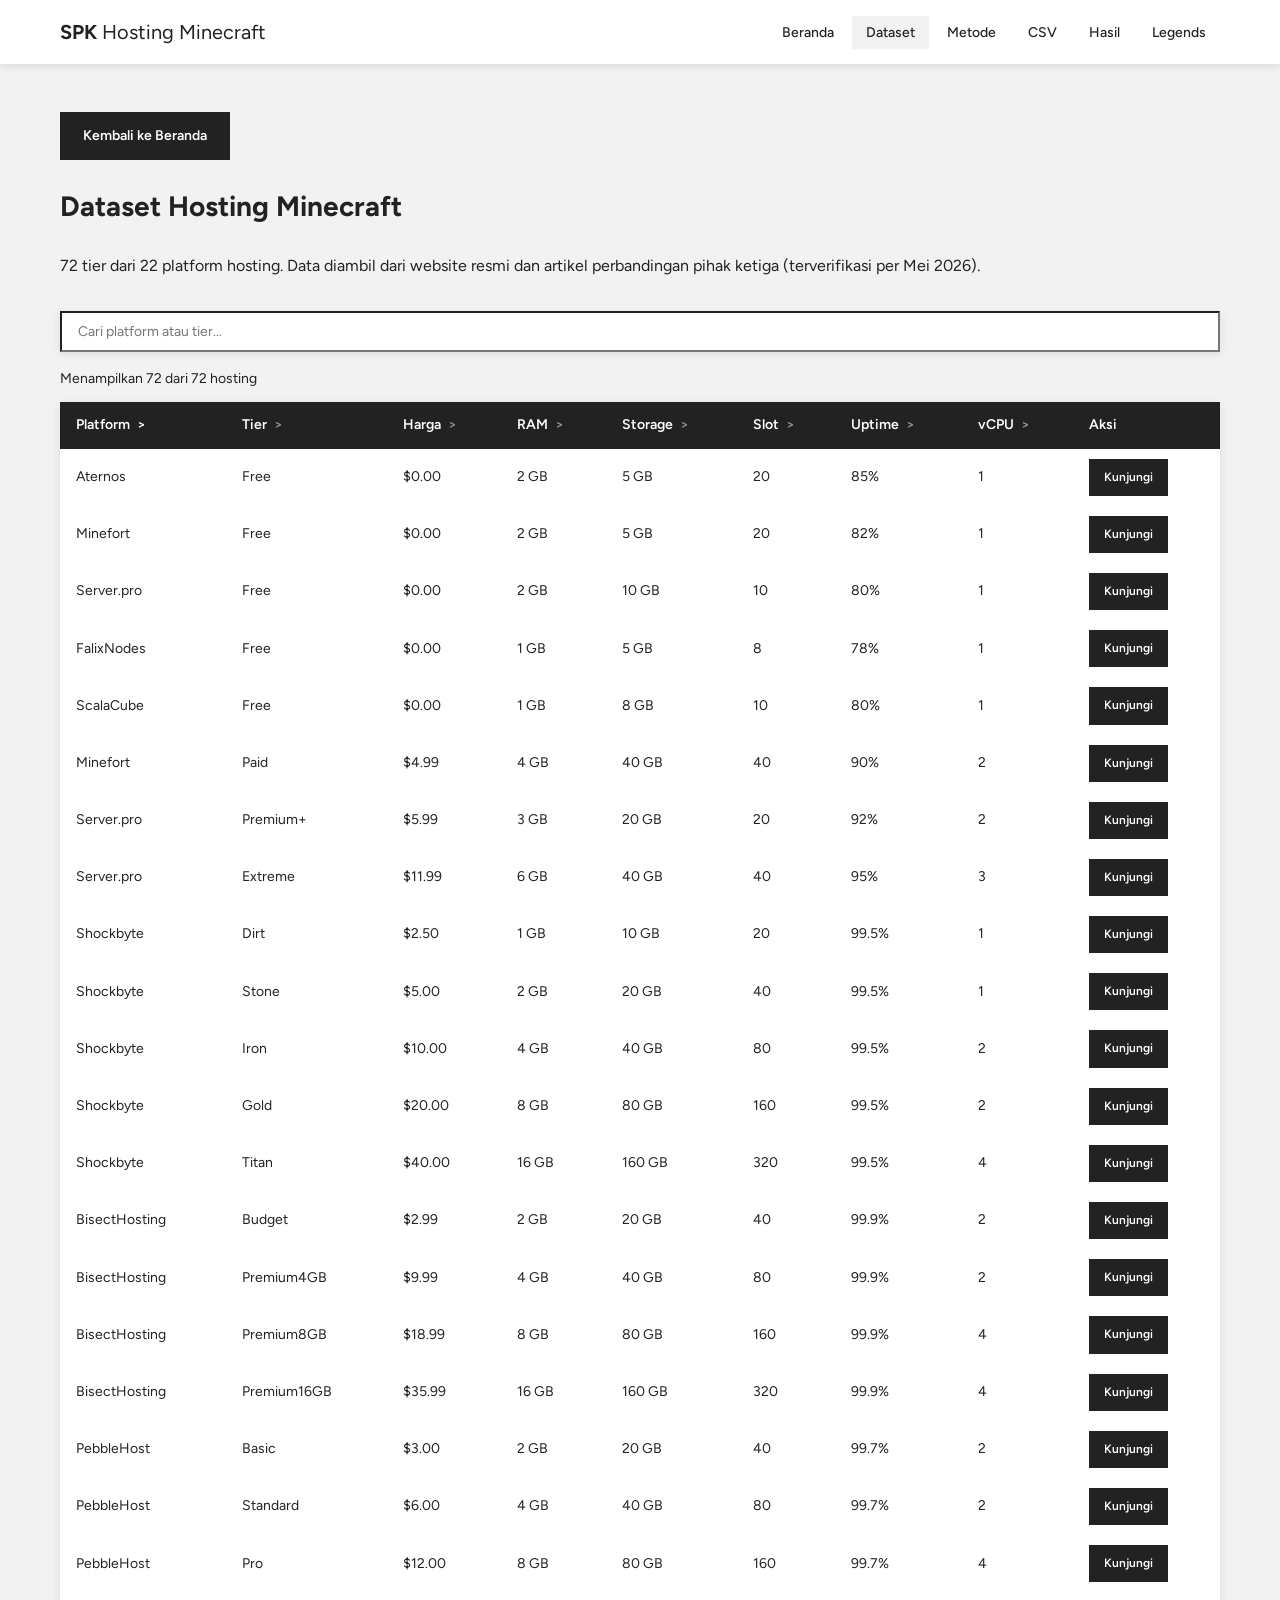
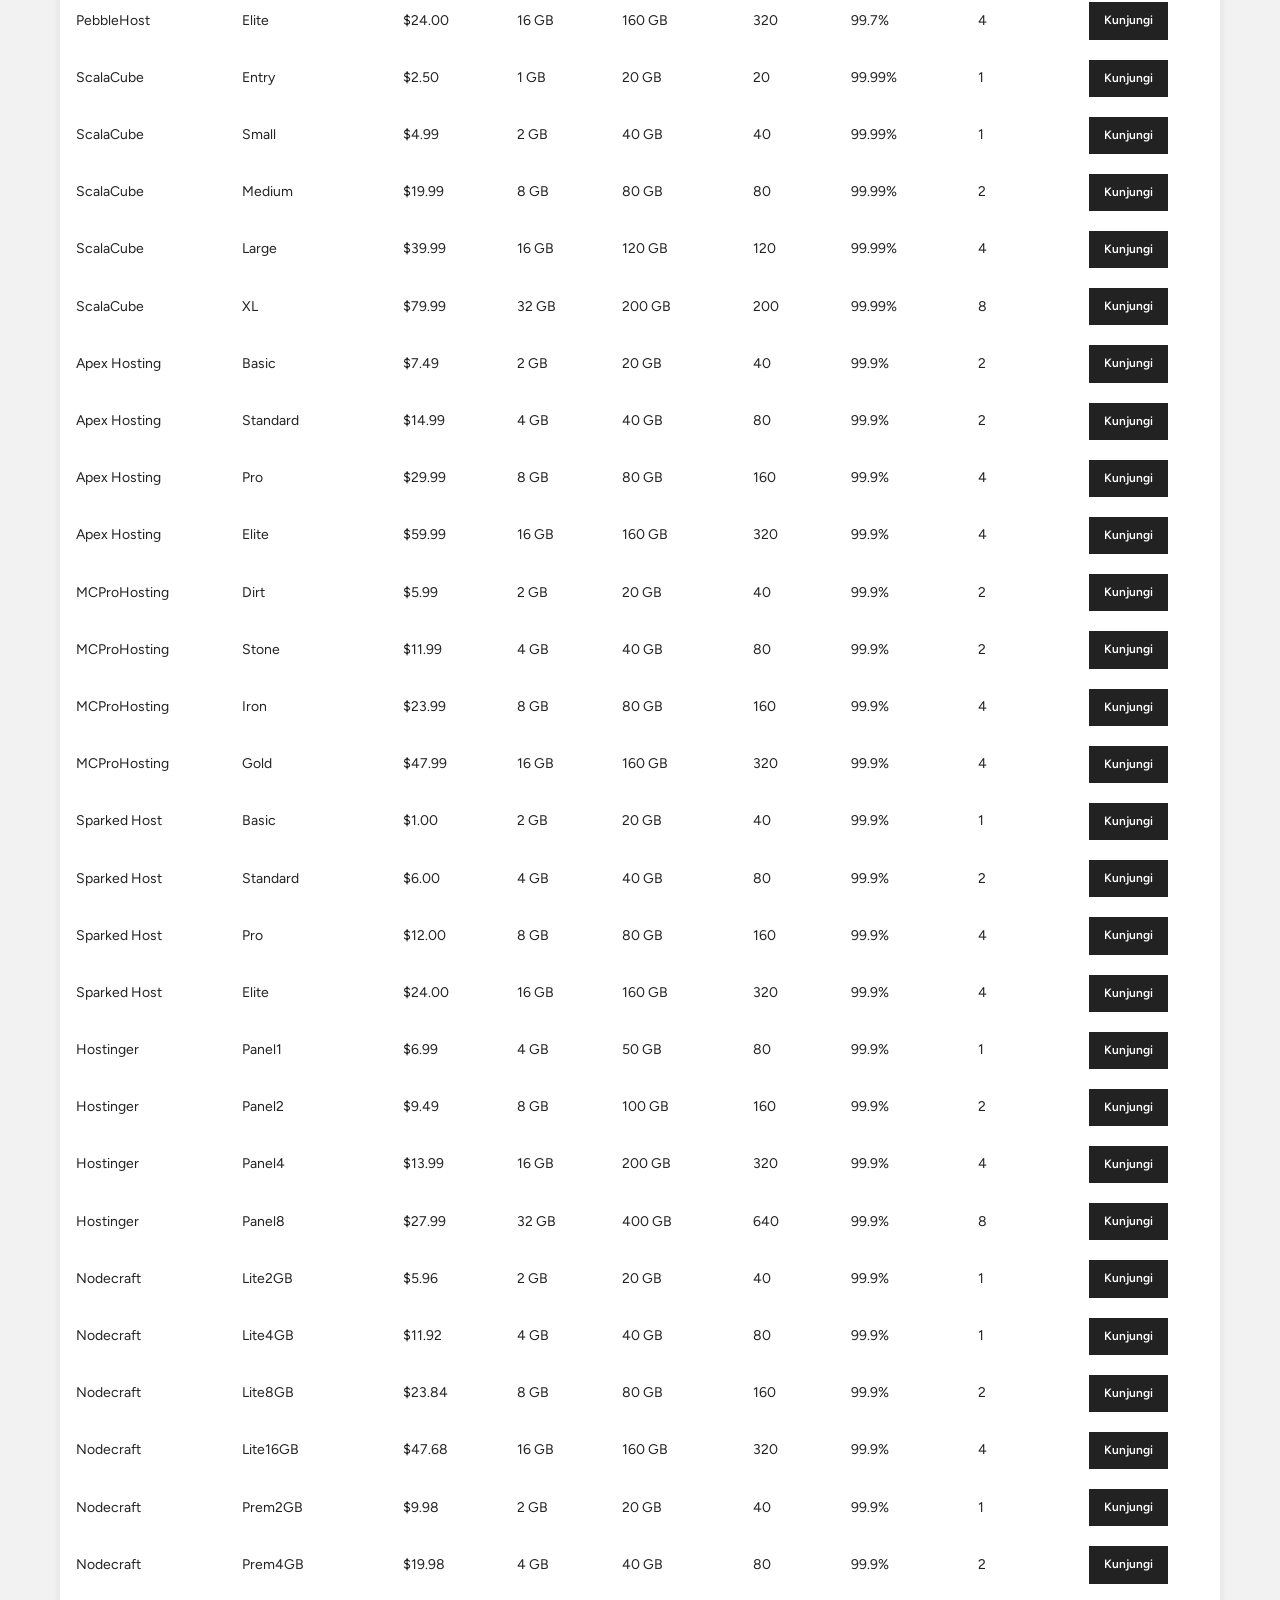
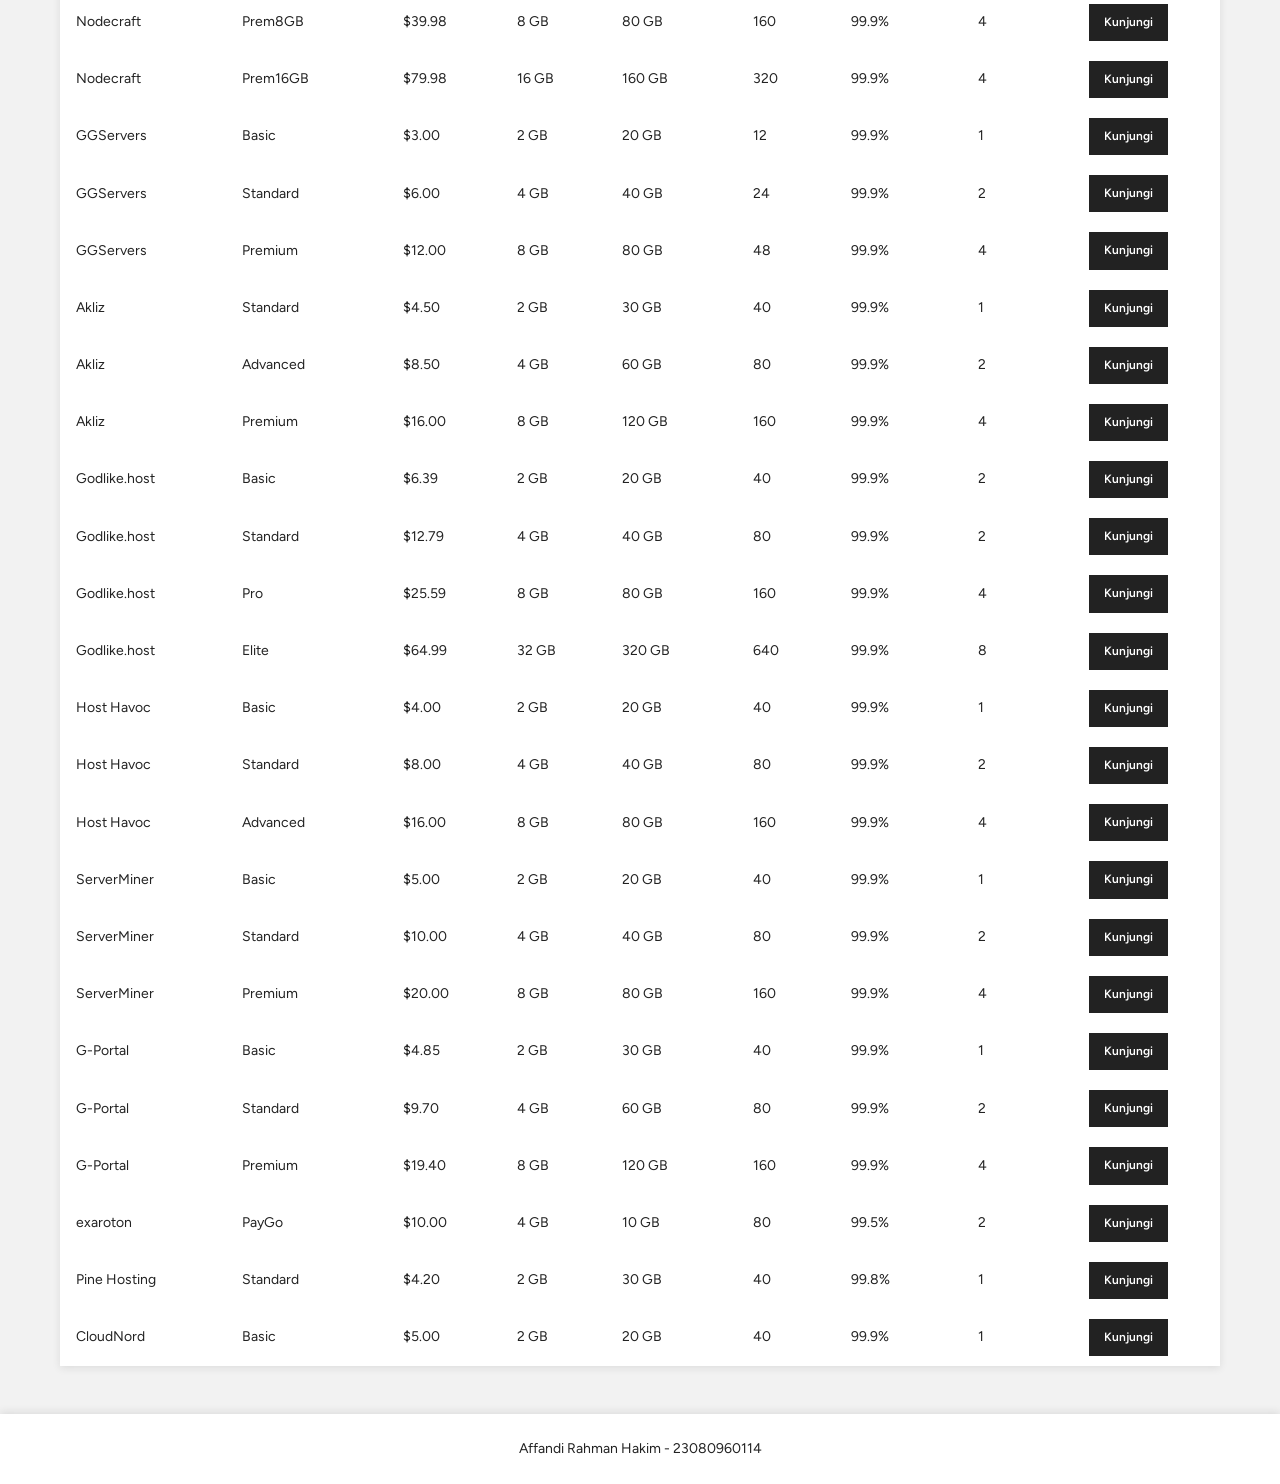
<file: dataset.html>
<!DOCTYPE html>
<html lang="id">
<head>
  <meta charset="UTF-8">
  <meta name="viewport" content="width=device-width, initial-scale=1.0">
  <title>Dataset - SPK Hosting Minecraft</title>
  <link rel="preconnect" href="https://fonts.googleapis.com">
  <link rel="preconnect" href="https://fonts.gstatic.com" crossorigin>
  <link href="https://fonts.googleapis.com/css2?family=Figtree:wght@400;500;600;700&display=swap" rel="stylesheet">
  <link rel="stylesheet" href="css/style.css">
</head>
<body data-page="dataset">

<nav class="navbar">
  <div class="container">
    <a href="index.html" class="logo">SPK <span>Hosting Minecraft</span></a>
    <button class="menu-toggle" id="menuToggle">&gt;</button>
    <ul class="nav-links" id="navLinks">
      <li><a href="index.html" data-page="index">Beranda</a></li>
      <li><a href="dataset.html" data-page="dataset">Dataset</a></li>
      <li><a href="metode.html" data-page="metode">Metode</a></li>
      <li><a href="csv.html" data-page="csv">CSV</a></li>
      <li><a href="hasil.html" data-page="hasil">Hasil</a></li>
      <li><a href="legends.html" data-page="legends">Legends</a></li>
    </ul>
  </div>
</nav>

<section class="section">
  <div class="container">
    <a href="index.html" class="back-link">Kembali ke Beranda</a>
    <h1 class="section-title">Dataset Hosting Minecraft</h1>
    <p class="section-subtitle">72 tier dari 22 platform hosting. Data diambil dari website resmi dan artikel perbandingan pihak ketiga (terverifikasi per Mei 2026).</p>

    <div class="search-bar">
      <input type="text" id="searchInput" placeholder="Cari platform atau tier...">
    </div>

    <div id="resultCount" style="font-size: 14px; color: #222222; margin-bottom: 12px;"></div>

    <div class="table-wrapper" id="tableWrapper">
      <table>
        <thead>
          <tr>
            <th data-col="0" class="sorted">Platform <span class="sort-icon">&gt;</span></th>
            <th data-col="1">Tier <span class="sort-icon">&gt;</span></th>
            <th data-col="2">Harga <span class="sort-icon">&gt;</span></th>
            <th data-col="3">RAM <span class="sort-icon">&gt;</span></th>
            <th data-col="4">Storage <span class="sort-icon">&gt;</span></th>
            <th data-col="5">Slot <span class="sort-icon">&gt;</span></th>
            <th data-col="6">Uptime <span class="sort-icon">&gt;</span></th>
            <th data-col="7">vCPU <span class="sort-icon">&gt;</span></th>
            <th>Aksi</th>
          </tr>
        </thead>
        <tbody id="tableBody"></tbody>
      </table>
    </div>
  </div>
</section>

<footer class="footer">
  <div class="container">
    Affandi Rahman Hakim - 23080960114
  </div>
</footer>

<script src="js/data.js"></script>
<script src="js/topsis.js"></script>
<script src="js/main.js"></script>
</body>
</html>
</file>
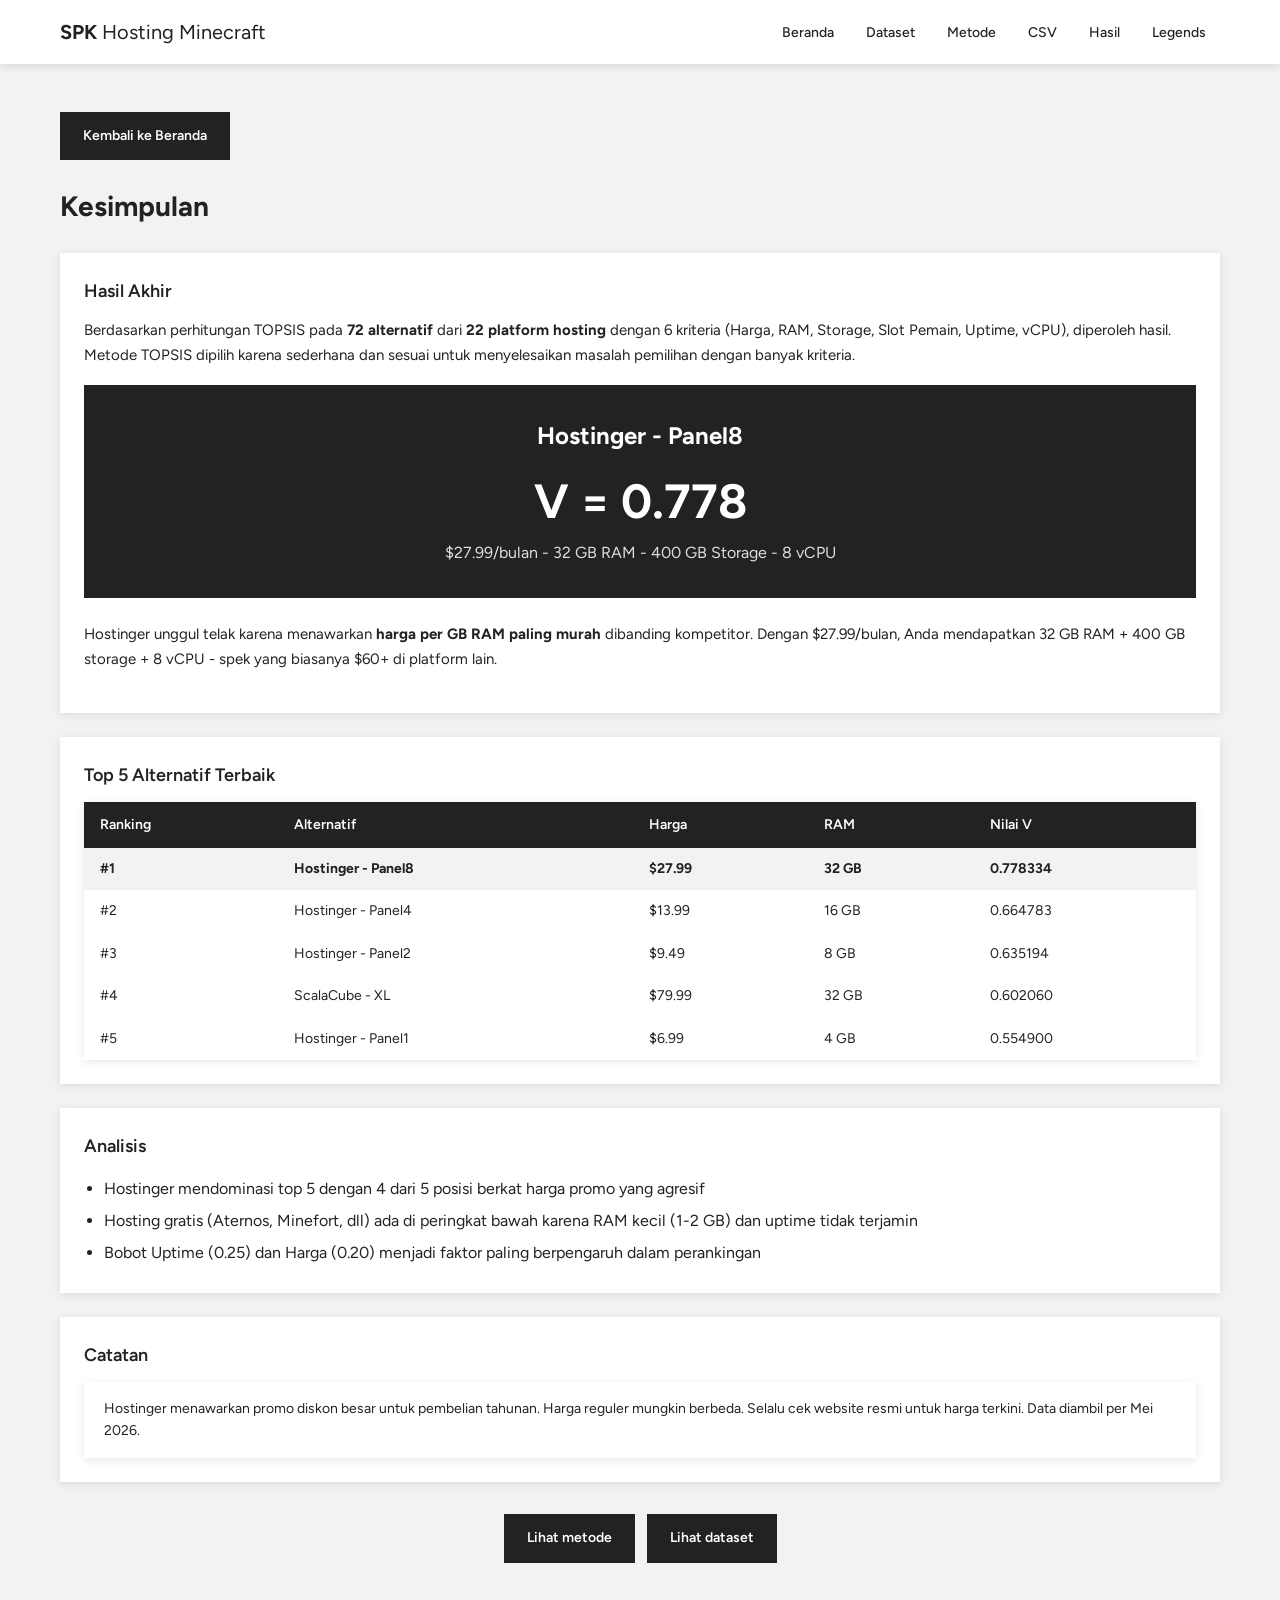
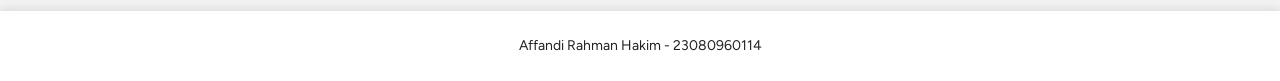
<file: kesimpulan.html>
<!DOCTYPE html>
<html lang="id">
<head>
  <meta charset="UTF-8">
  <meta name="viewport" content="width=device-width, initial-scale=1.0">
  <title>Kesimpulan - SPK Hosting Minecraft</title>
  <link rel="preconnect" href="https://fonts.googleapis.com">
  <link rel="preconnect" href="https://fonts.gstatic.com" crossorigin>
  <link href="https://fonts.googleapis.com/css2?family=Figtree:wght@400;500;600;700&display=swap" rel="stylesheet">
  <link rel="stylesheet" href="css/style.css">
</head>
<body data-page="kesimpulan">

<nav class="navbar">
  <div class="container">
    <a href="index.html" class="logo">SPK <span>Hosting Minecraft</span></a>
    <button class="menu-toggle" id="menuToggle">&gt;</button>
    <ul class="nav-links" id="navLinks">
      <li><a href="index.html" data-page="index">Beranda</a></li>
      <li><a href="dataset.html" data-page="dataset">Dataset</a></li>
      <li><a href="metode.html" data-page="metode">Metode</a></li>
      <li><a href="csv.html" data-page="csv">CSV</a></li>
      <li><a href="hasil.html" data-page="hasil">Hasil</a></li>
      <li><a href="legends.html" data-page="legends">Legends</a></li>
    </ul>
  </div>
</nav>

<section class="section">
  <div class="container">
    <a href="index.html" class="back-link">Kembali ke Beranda</a>
    <h1 class="section-title">Kesimpulan</h1>

    <div class="card mb-24">
      <div class="card-body">
        <h3 class="card-title">Hasil Akhir</h3>
        <p class="desc">
          Berdasarkan perhitungan TOPSIS pada <strong>72 alternatif</strong> dari <strong>22 platform hosting</strong>
          dengan 6 kriteria (Harga, RAM, Storage, Slot Pemain, Uptime, vCPU), diperoleh hasil. Metode TOPSIS
          dipilih karena sederhana dan sesuai untuk menyelesaikan masalah pemilihan dengan banyak kriteria.
        </p>

        <div class="result-highlight">
          <h2>Hostinger - Panel8</h2>
          <div class="big">V = 0.778</div>
          <div class="sub">$27.99/bulan - 32 GB RAM - 400 GB Storage - 8 vCPU</div>
        </div>

        <p class="desc">
          Hostinger unggul telak karena menawarkan <strong>harga per GB RAM paling murah</strong>
          dibanding kompetitor. Dengan $27.99/bulan, Anda mendapatkan 32 GB RAM + 400 GB storage
          + 8 vCPU - spek yang biasanya $60+ di platform lain.
        </p>
      </div>
    </div>

    <div class="card mb-24">
      <div class="card-body">
        <h3 class="card-title">Top 5 Alternatif Terbaik</h3>
        <div class="table-wrapper">
          <table>
            <thead>
              <tr>
                <th>Ranking</th>
                <th>Alternatif</th>
                <th>Harga</th>
                <th>RAM</th>
                <th>Nilai V</th>
              </tr>
            </thead>
            <tbody>
              <tr class="rank-first">
                <td>#1</td>
                <td>Hostinger - Panel8</td>
                <td>$27.99</td>
                <td>32 GB</td>
                <td><strong>0.778334</strong></td>
              </tr>
              <tr>
                <td>#2</td>
                <td>Hostinger - Panel4</td>
                <td>$13.99</td>
                <td>16 GB</td>
                <td>0.664783</td>
              </tr>
              <tr>
                <td>#3</td>
                <td>Hostinger - Panel2</td>
                <td>$9.49</td>
                <td>8 GB</td>
                <td>0.635194</td>
              </tr>
              <tr>
                <td>#4</td>
                <td>ScalaCube - XL</td>
                <td>$79.99</td>
                <td>32 GB</td>
                <td>0.602060</td>
              </tr>
              <tr>
                <td>#5</td>
                <td>Hostinger - Panel1</td>
                <td>$6.99</td>
                <td>4 GB</td>
                <td>0.554900</td>
              </tr>
            </tbody>
          </table>
        </div>
      </div>
    </div>

    <div class="card mb-24">
      <div class="card-body">
        <h3 class="card-title">Analisis</h3>
        <ul style="padding-left:20px;color:#222222;line-height:2;">
          <li>Hostinger mendominasi top 5 dengan 4 dari 5 posisi berkat harga promo yang agresif</li>
          <li>Hosting gratis (Aternos, Minefort, dll) ada di peringkat bawah karena RAM kecil (1-2 GB) dan uptime tidak terjamin</li>
          <li>Bobot Uptime (0.25) dan Harga (0.20) menjadi faktor paling berpengaruh dalam perankingan</li>
        </ul>
      </div>
    </div>

    <div class="card mb-24">
      <div class="card-body">
        <h3 class="card-title">Catatan</h3>
        <div class="info-banner" style="margin-bottom:0;">
          Hostinger menawarkan promo diskon besar untuk pembelian tahunan. Harga reguler mungkin berbeda. Selalu cek website resmi untuk harga terkini. Data diambil per Mei 2026.
        </div>
      </div>
    </div>

    <div style="text-align:center;margin-top:32px;">
      <a href="metode.html" class="btn btn-primary">Lihat metode</a>
      <a href="dataset.html" class="btn btn-outline" style="margin-left:8px;">Lihat dataset</a>
    </div>
  </div>
</section>

<footer class="footer">
  <div class="container">
    Affandi Rahman Hakim - 23080960114
  </div>
</footer>

<script src="js/data.js"></script>
<script src="js/topsis.js"></script>
<script src="js/main.js"></script>
</body>
</html>
</file>
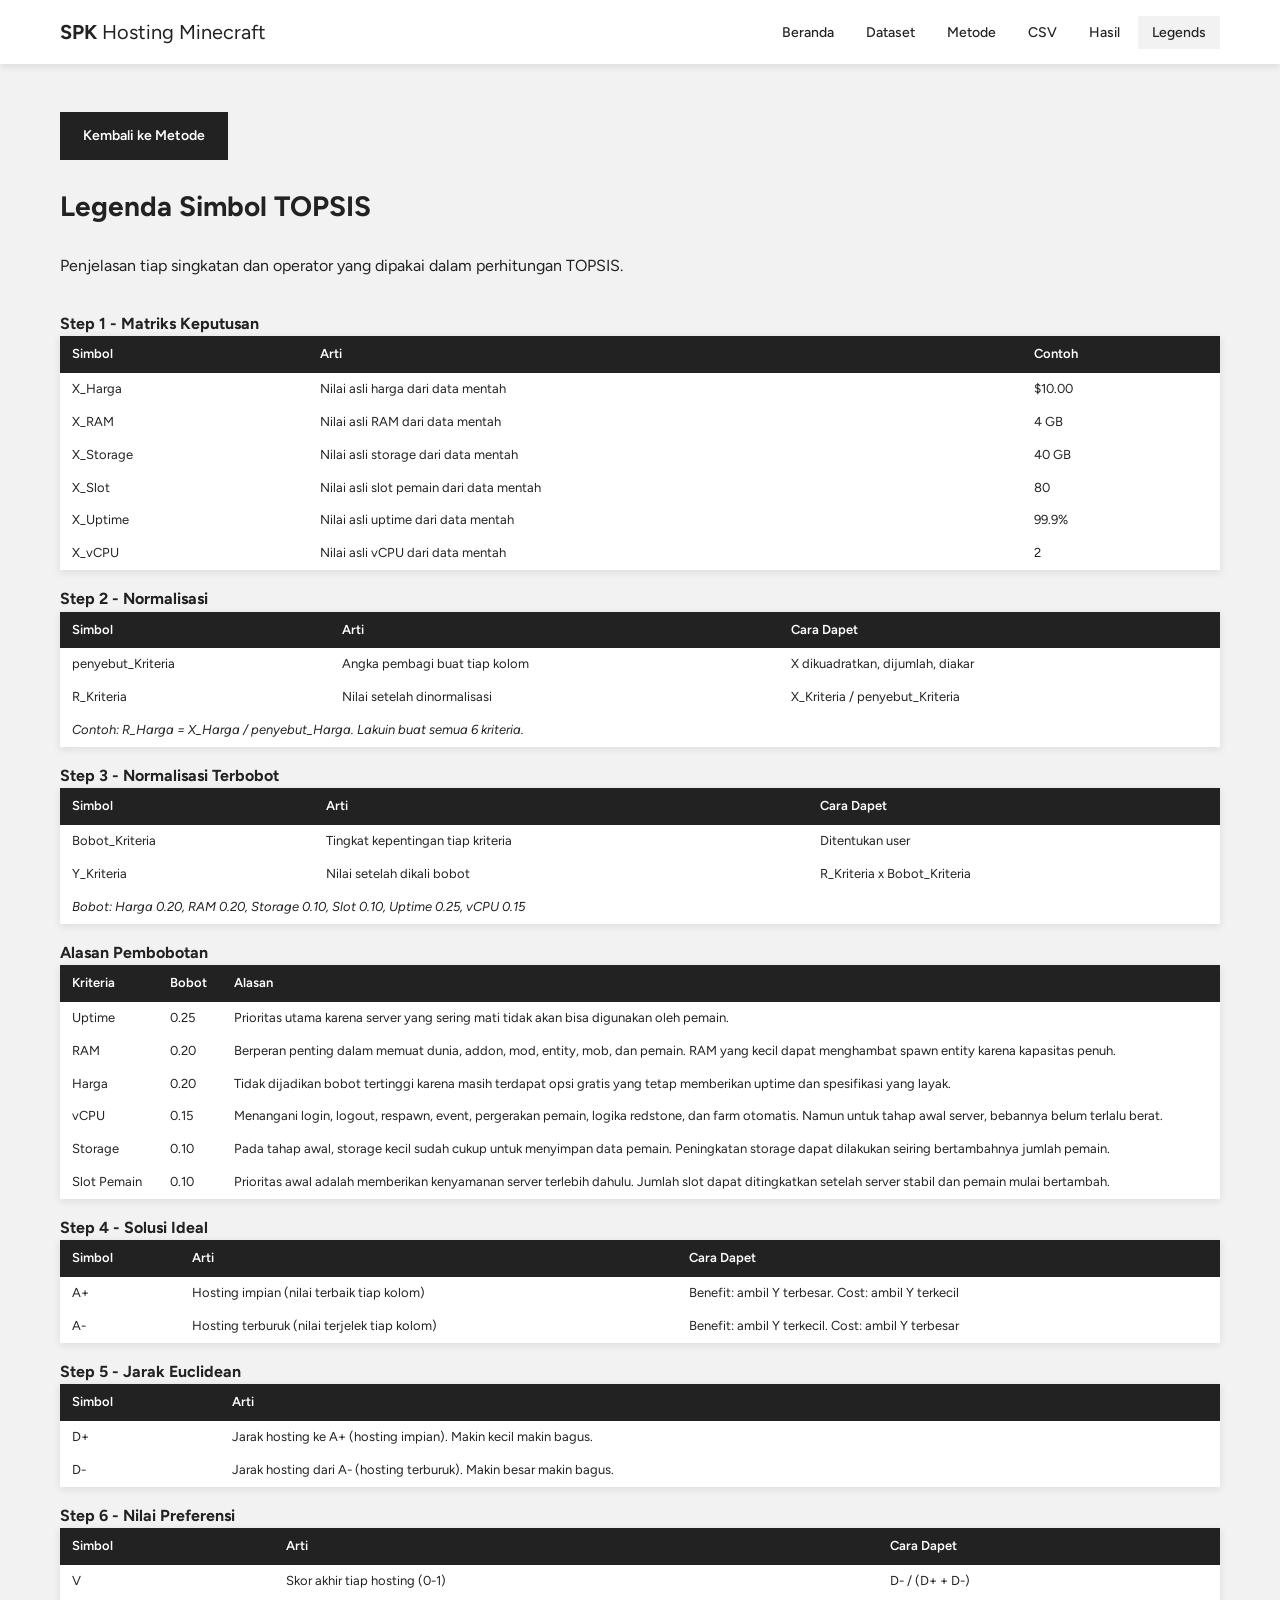
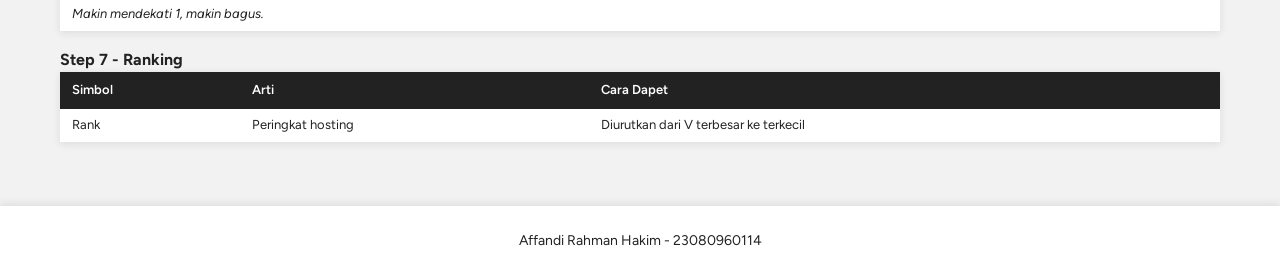
<file: legends.html>
<!DOCTYPE html>
<html lang="id">
<head>
  <meta charset="UTF-8">
  <meta name="viewport" content="width=device-width, initial-scale=1.0">
  <title>Legenda TOPSIS - SPK Hosting Minecraft</title>
  <link rel="preconnect" href="https://fonts.googleapis.com">
  <link rel="preconnect" href="https://fonts.gstatic.com" crossorigin>
  <link href="https://fonts.googleapis.com/css2?family=Figtree:wght@400;500;600;700&display=swap" rel="stylesheet">
  <link rel="stylesheet" href="css/style.css">
</head>
<body data-page="legends">

<nav class="navbar">
  <div class="container">
    <a href="index.html" class="logo">SPK <span>Hosting Minecraft</span></a>
    <button class="menu-toggle" id="menuToggle">&gt;</button>
    <ul class="nav-links" id="navLinks">
      <li><a href="index.html" data-page="index">Beranda</a></li>
      <li><a href="dataset.html" data-page="dataset">Dataset</a></li>
      <li><a href="metode.html" data-page="metode">Metode</a></li>
      <li><a href="csv.html" data-page="csv">CSV</a></li>
      <li><a href="hasil.html" data-page="hasil">Hasil</a></li>
      <li><a href="legends.html" data-page="legends">Legends</a></li>
    </ul>
  </div>
</nav>

<section class="section">
  <div class="container">
    <a href="metode.html" class="back-link">Kembali ke Metode</a>
    <h1 class="section-title">Legenda Simbol TOPSIS</h1>
    <p class="section-subtitle">Penjelasan tiap singkatan dan operator yang dipakai dalam perhitungan TOPSIS.</p>

    <p><b>Step 1 - Matriks Keputusan</b></p>
    <div class="table-mini">
      <div class="table-wrapper">
        <table>
          <thead><tr><th>Simbol</th><th>Arti</th><th>Contoh</th></tr></thead>
          <tbody>
            <tr><td>X_Harga</td><td>Nilai asli harga dari data mentah</td><td>$10.00</td></tr>
            <tr><td>X_RAM</td><td>Nilai asli RAM dari data mentah</td><td>4 GB</td></tr>
            <tr><td>X_Storage</td><td>Nilai asli storage dari data mentah</td><td>40 GB</td></tr>
            <tr><td>X_Slot</td><td>Nilai asli slot pemain dari data mentah</td><td>80</td></tr>
            <tr><td>X_Uptime</td><td>Nilai asli uptime dari data mentah</td><td>99.9%</td></tr>
            <tr><td>X_vCPU</td><td>Nilai asli vCPU dari data mentah</td><td>2</td></tr>
          </tbody>
        </table>
      </div>
    </div>

    <p><b>Step 2 - Normalisasi</b></p>
    <div class="table-mini">
      <div class="table-wrapper">
        <table>
          <thead><tr><th>Simbol</th><th>Arti</th><th>Cara Dapet</th></tr></thead>
          <tbody>
            <tr><td>penyebut_Kriteria</td><td>Angka pembagi buat tiap kolom</td><td>X dikuadratkan, dijumlah, diakar</td></tr>
            <tr><td>R_Kriteria</td><td>Nilai setelah dinormalisasi</td><td>X_Kriteria / penyebut_Kriteria</td></tr>
            <tr><td colspan="3" style="font-style:italic;">Contoh: R_Harga = X_Harga / penyebut_Harga. Lakuin buat semua 6 kriteria.</td></tr>
          </tbody>
        </table>
      </div>
    </div>

    <p><b>Step 3 - Normalisasi Terbobot</b></p>
    <div class="table-mini">
      <div class="table-wrapper">
        <table>
          <thead><tr><th>Simbol</th><th>Arti</th><th>Cara Dapet</th></tr></thead>
          <tbody>
            <tr><td>Bobot_Kriteria</td><td>Tingkat kepentingan tiap kriteria</td><td>Ditentukan user</td></tr>
            <tr><td>Y_Kriteria</td><td>Nilai setelah dikali bobot</td><td>R_Kriteria x Bobot_Kriteria</td></tr>
            <tr><td colspan="3" style="font-style:italic;">Bobot: Harga 0.20, RAM 0.20, Storage 0.10, Slot 0.10, Uptime 0.25, vCPU 0.15</td></tr>
          </tbody>
        </table>
      </div>
    </div>

    <p><b>Alasan Pembobotan</b></p>
    <div class="table-mini">
      <div class="table-wrapper">
        <table>
          <thead><tr><th>Kriteria</th><th>Bobot</th><th>Alasan</th></tr></thead>
          <tbody>
            <tr><td>Uptime</td><td>0.25</td><td>Prioritas utama karena server yang sering mati tidak akan bisa digunakan oleh pemain.</td></tr>
            <tr><td>RAM</td><td>0.20</td><td>Berperan penting dalam memuat dunia, addon, mod, entity, mob, dan pemain. RAM yang kecil dapat menghambat spawn entity karena kapasitas penuh.</td></tr>
            <tr><td>Harga</td><td>0.20</td><td>Tidak dijadikan bobot tertinggi karena masih terdapat opsi gratis yang tetap memberikan uptime dan spesifikasi yang layak.</td></tr>
            <tr><td>vCPU</td><td>0.15</td><td>Menangani login, logout, respawn, event, pergerakan pemain, logika redstone, dan farm otomatis. Namun untuk tahap awal server, bebannya belum terlalu berat.</td></tr>
            <tr><td>Storage</td><td>0.10</td><td>Pada tahap awal, storage kecil sudah cukup untuk menyimpan data pemain. Peningkatan storage dapat dilakukan seiring bertambahnya jumlah pemain.</td></tr>
            <tr><td>Slot Pemain</td><td>0.10</td><td>Prioritas awal adalah memberikan kenyamanan server terlebih dahulu. Jumlah slot dapat ditingkatkan setelah server stabil dan pemain mulai bertambah.</td></tr>
          </tbody>
        </table>
      </div>
    </div>

    <p><b>Step 4 - Solusi Ideal</b></p>
    <div class="table-mini">
      <div class="table-wrapper">
        <table>
          <thead><tr><th>Simbol</th><th>Arti</th><th>Cara Dapet</th></tr></thead>
          <tbody>
            <tr><td>A+</td><td>Hosting impian (nilai terbaik tiap kolom)</td><td>Benefit: ambil Y terbesar. Cost: ambil Y terkecil</td></tr>
            <tr><td>A-</td><td>Hosting terburuk (nilai terjelek tiap kolom)</td><td>Benefit: ambil Y terkecil. Cost: ambil Y terbesar</td></tr>
          </tbody>
        </table>
      </div>
    </div>

    <p><b>Step 5 - Jarak Euclidean</b></p>
    <div class="table-mini">
      <div class="table-wrapper">
        <table>
          <thead><tr><th>Simbol</th><th>Arti</th></tr></thead>
          <tbody>
            <tr><td>D+</td><td>Jarak hosting ke A+ (hosting impian). Makin kecil makin bagus.</td></tr>
            <tr><td>D-</td><td>Jarak hosting dari A- (hosting terburuk). Makin besar makin bagus.</td></tr>
          </tbody>
        </table>
      </div>
    </div>

    <p><b>Step 6 - Nilai Preferensi</b></p>
    <div class="table-mini">
      <div class="table-wrapper">
        <table>
          <thead><tr><th>Simbol</th><th>Arti</th><th>Cara Dapet</th></tr></thead>
          <tbody>
            <tr><td>V</td><td>Skor akhir tiap hosting (0-1)</td><td>D- / (D+ + D-)</td></tr>
            <tr><td colspan="3" style="font-style:italic;">Makin mendekati 1, makin bagus.</td></tr>
          </tbody>
        </table>
      </div>
    </div>

    <p><b>Step 7 - Ranking</b></p>
    <div class="table-mini">
      <div class="table-wrapper">
        <table>
          <thead><tr><th>Simbol</th><th>Arti</th><th>Cara Dapet</th></tr></thead>
          <tbody>
            <tr><td>Rank</td><td>Peringkat hosting</td><td>Diurutkan dari V terbesar ke terkecil</td></tr>
          </tbody>
        </table>
      </div>
    </div>


  </div>
</section>

<footer class="footer">
  <div class="container">
    Affandi Rahman Hakim - 23080960114
  </div>
</footer>

<script src="js/main.js"></script>
</body>
</html>
</file>
<file: css/style.css>
* {
  margin: 0;
  padding: 0;
  box-sizing: border-box;
}

body {
  font-family: 'Figtree', sans-serif;
  background: #F2F2F2;
  color: #222222;
  line-height: 1.6;
  min-height: 100vh;
  display: flex;
  flex-direction: column;
}

.container {
  max-width: 1200px;
  margin: 0 auto;
  padding: 0 20px;
  width: 100%;
}

/* Navbar */
.navbar {
  background: #FFFFFF;
  box-shadow: 0 2px 8px rgba(34, 34, 34, 0.12);
  position: sticky;
  top: 0;
  z-index: 100;
}

.navbar .container {
  display: flex;
  align-items: center;
  justify-content: space-between;
  height: 64px;
}

.navbar .logo {
  font-size: 20px;
  font-weight: 700;
  color: #222222;
  text-decoration: none;
}

.navbar .logo span {
  font-weight: 400;
  color: #222222;
}

.nav-links {
  display: flex;
  gap: 4px;
  list-style: none;
}

.nav-links a {
  text-decoration: none;
  color: #222222;
  font-size: 14px;
  font-weight: 500;
  padding: 8px 14px;
  transition: all 0.2s;
}

.nav-links a:hover,
.nav-links a.active {
  background: #F2F2F2;
}

.menu-toggle {
  display: none;
  background: none;
  border: 1px solid #222222;
  font-size: 20px;
  color: #222222;
  cursor: pointer;
  padding: 4px 10px;
}

/* Hero */
.hero {
  background: linear-gradient(rgba(34, 34, 34, 0.75), rgba(34, 34, 34, 0.75)), url('../banner.png') center / cover no-repeat;
  color: #FFFFFF;
  padding: 60px 0;
  text-align: center;
}

.hero h1 {
  font-size: 40px;
  font-weight: 700;
  margin-bottom: 12px;
  line-height: 1.2;
}

.hero p {
  font-size: 18px;
  opacity: 0.85;
  max-width: 700px;
  margin: 0 auto;
}

.hero .subtitle {
  font-size: 14px;
  opacity: 0.6;
  margin-top: 8px;
}

/* Stats */
.stats {
  display: grid;
  grid-template-columns: repeat(auto-fit, minmax(140px, 1fr));
  gap: 12px;
  margin-top: 40px;
}

.stat-card {
  background: #FFFFFF;
  color: #222222;
  padding: 20px 12px;
  text-align: center;
  border: 1px solid #222222;
}

.stat-card .number {
  font-size: 32px;
  font-weight: 700;
  display: block;
}

.stat-card .label {
  font-size: 14px;
  color: #222222;
  margin-top: 4px;
}

/* Section */
.section {
  padding: 48px 0;
}

.section-title {
  font-size: 28px;
  font-weight: 700;
  margin-bottom: 24px;
  color: #222222;
}

.section-subtitle {
  font-size: 16px;
  color: #222222;
  margin-bottom: 32px;
}

/* Card */
.card {
  background: #FFFFFF;
  box-shadow: 0 2px 8px rgba(34, 34, 34, 0.1);
}

.card-body {
  padding: 24px;
}

.card-title {
  font-size: 18px;
  font-weight: 600;
  margin-bottom: 12px;
}

/* Table */
.table-wrapper {
  overflow-x: auto;
  background: #FFFFFF;
  box-shadow: 0 2px 8px rgba(34, 34, 34, 0.1);
}

table {
  width: 100%;
  border-collapse: collapse;
  font-size: 14px;
}

thead {
  background: #222222;
  color: #FFFFFF;
}

th {
  padding: 12px 16px;
  text-align: left;
  font-weight: 600;
  white-space: nowrap;
  cursor: pointer;
  user-select: none;
  position: relative;
}

th .sort-icon {
  margin-left: 4px;
  opacity: 0.5;
}

th.sorted .sort-icon {
  opacity: 1;
}

td {
  padding: 10px 16px;
}

/* Search */
.search-bar {
  display: flex;
  gap: 12px;
  margin-bottom: 16px;
  flex-wrap: wrap;
}

.search-bar input {
  flex: 1;
  min-width: 200px;
  padding: 10px 16px;
  font-family: 'Figtree', sans-serif;
  font-size: 14px;
  outline: none;
  background: #FFFFFF;
  color: #222222;
  box-shadow: 0 2px 8px rgba(34, 34, 34, 0.1);
}

.search-bar input:focus {
  box-shadow: 0 2px 12px rgba(34, 34, 34, 0.2);
}



/* Buttons */
.btn {
  display: inline-block;
  padding: 10px 20px;
  font-family: 'Figtree', sans-serif;
  font-size: 14px;
  font-weight: 600;
  text-decoration: none;
  cursor: pointer;
  background: #222222;
  color: #FFFFFF;
  border: 3px solid #222222;
  transition: all 0.2s;
}

.btn:hover {
  background: #FFFFFF;
  color: #222222;
}

.btn-sm {
  padding: 6px 12px;
  font-size: 12px;
}

.btn-outline {
  background: #222222;
  color: #FFFFFF;
  border: 3px solid #222222;
}

.btn-outline:hover {
  background: #FFFFFF;
  color: #222222;
}

.btn-visit {
  background: #222222;
  color: #FFFFFF;
  padding: 6px 12px;
  font-size: 12px;
  text-decoration: none;
  font-weight: 600;
  display: inline-block;
  border: 3px solid #222222;
  transition: all 0.2s;
}

.btn-visit:hover {
  background: #FFFFFF;
  color: #222222;
}

/* Steps */
.steps {
  display: flex;
  flex-direction: column;
  gap: 16px;
}

.step {
  background: #FFFFFF;
  box-shadow: 0 2px 8px rgba(34, 34, 34, 0.1);
}

.step-header {
  display: flex;
  align-items: center;
  gap: 16px;
  padding: 20px 24px;
  cursor: pointer;
  user-select: none;
}

.step-header:hover {
  background: #F2F2F2;
}

.step-number {
  width: 36px;
  height: 36px;
  background: #222222;
  color: #FFFFFF;
  display: flex;
  align-items: center;
  justify-content: center;
  font-weight: 700;
  font-size: 16px;
  flex-shrink: 0;
}

.step-title {
  font-size: 18px;
  font-weight: 600;
  flex: 1;
}

.step-toggle {
  width: 14px;
  height: 14px;
  background: #222222;
  flex-shrink: 0;
  transition: background 0.3s;
}

.step.open .step-toggle {
  background: #999999;
}

.step-body {
  padding: 0 24px 24px;
  display: none;
  border-top: 1px solid #F2F2F2;
}

.step.open .step-body {
  display: block;
}

.step-body p {
  margin-bottom: 16px;
  color: #222222;
}

/* Formula box */
.formula-box {
  background: #F2F2F2;
  border: 1px solid #222222;
  padding: 20px;
  margin-bottom: 16px;
  text-align: center;
  overflow-x: auto;
}

.formula-box .label {
  font-size: 13px;
  color: #222222;
  margin-bottom: 8px;
  font-weight: 500;
}

/* Explain box */
.explain-box {
  background: #FFFFFF;
  border: 1px solid #222222;
  padding: 20px;
  margin-bottom: 16px;
  font-size: 14px;
  line-height: 1.7;
}

.explain-box .label {
  font-size: 13px;
  color: #222222;
  margin-bottom: 8px;
  font-weight: 500;
}

.explain-box p {
  margin-bottom: 0;
}

/* Table mini */
.table-mini {
  margin-bottom: 16px;
}

.table-mini table {
  font-size: 13px;
}

.table-mini th {
  padding: 8px 12px;
}

.table-mini td {
  padding: 6px 12px;
}

/* Description text */
.desc {
  font-size: 15px;
  line-height: 1.7;
  color: #222222;
  margin-bottom: 16px;
}

/* Rank highlight */
.rank-first td {
  background: #F2F2F2;
  font-weight: 700;
}

/* Footer */
.footer {
  background: #FFFFFF;
  box-shadow: 0 -2px 8px rgba(34, 34, 34, 0.1);
  padding: 24px 0;
  text-align: center;
  font-size: 14px;
  color: #222222;
  margin-top: auto;
}

/* Back link */
.back-link {
  display: inline-block;
  padding: 10px 20px;
  font-family: 'Figtree', sans-serif;
  font-size: 14px;
  font-weight: 600;
  text-decoration: none;
  cursor: pointer;
  background: #222222;
  color: #FFFFFF;
  border: 3px solid #222222;
  margin-bottom: 24px;
  transition: all 0.2s;
}

.back-link:hover {
  background: #FFFFFF;
  color: #222222;
}

/* Responsive */
@media (max-width: 768px) {
  .navbar .container {
    height: 56px;
  }

  .nav-links {
    display: none;
    position: absolute;
    top: 56px;
    left: 0;
    right: 0;
    background: #FFFFFF;
    flex-direction: column;
    padding: 8px;
    box-shadow: 0 4px 8px rgba(34, 34, 34, 0.1);
  }

  .nav-links.open {
    display: flex;
  }

  .menu-toggle {
    display: block;
  }

  .hero h1 {
    font-size: 28px;
  }

  .hero p {
    font-size: 16px;
  }

  .stats {
    grid-template-columns: repeat(2, 1fr);
  }

  .section-title {
    font-size: 22px;
  }

  .step-header {
    padding: 16px;
  }

  .step-title {
    font-size: 15px;
  }

  .step-body {
    padding: 0 16px 16px;
  }
}

/* Utility */
.text-center { text-align: center; }
.mt-8 { margin-top: 8px; }
.mt-16 { margin-top: 16px; }
.mt-24 { margin-top: 24px; }
.mt-32 { margin-top: 32px; }
.mb-16 { margin-bottom: 16px; }
.mb-24 { margin-bottom: 24px; }
.flex { display: flex; }
.flex-wrap { flex-wrap: wrap; }
.items-center { align-items: center; }
.justify-between { justify-content: space-between; }

/* info banner */
.info-banner {
  background: #FFFFFF;
  box-shadow: 0 2px 8px rgba(34, 34, 34, 0.1);
  padding: 16px 20px;
  margin-bottom: 24px;
  font-size: 14px;
  color: #222222;
}

/* Result highlight */
.result-highlight {
  background: #222222;
  color: #FFFFFF;
  padding: 32px;
  text-align: center;
  margin-bottom: 24px;
}

.result-highlight h2 {
  font-size: 24px;
  margin-bottom: 8px;
}

.result-highlight .big {
  font-size: 48px;
  font-weight: 700;
}

.result-highlight .sub {
  font-size: 16px;
  opacity: 0.85;
}

/* Chart container */
.chart-container {
  background: #FFFFFF;
  border: 1px solid #222222;
  padding: 24px;
  margin-bottom: 32px;
}
</file>
